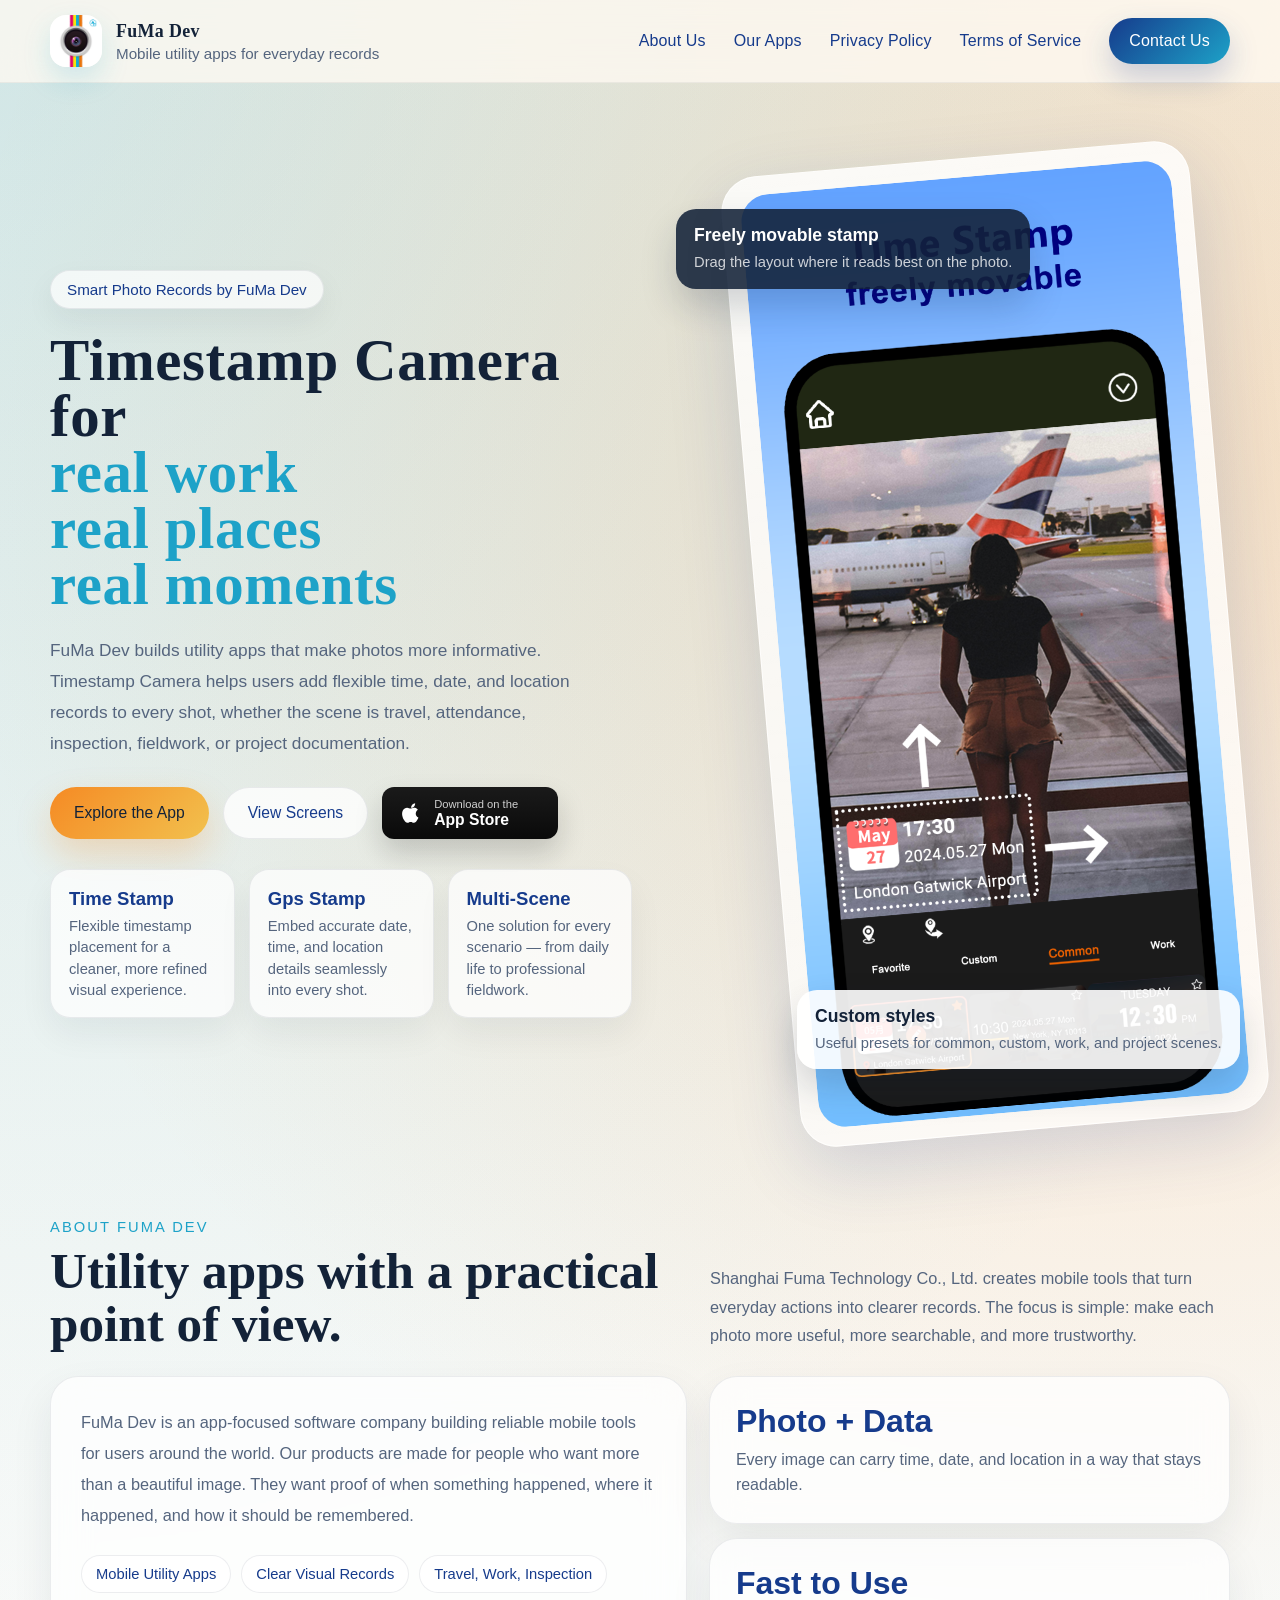
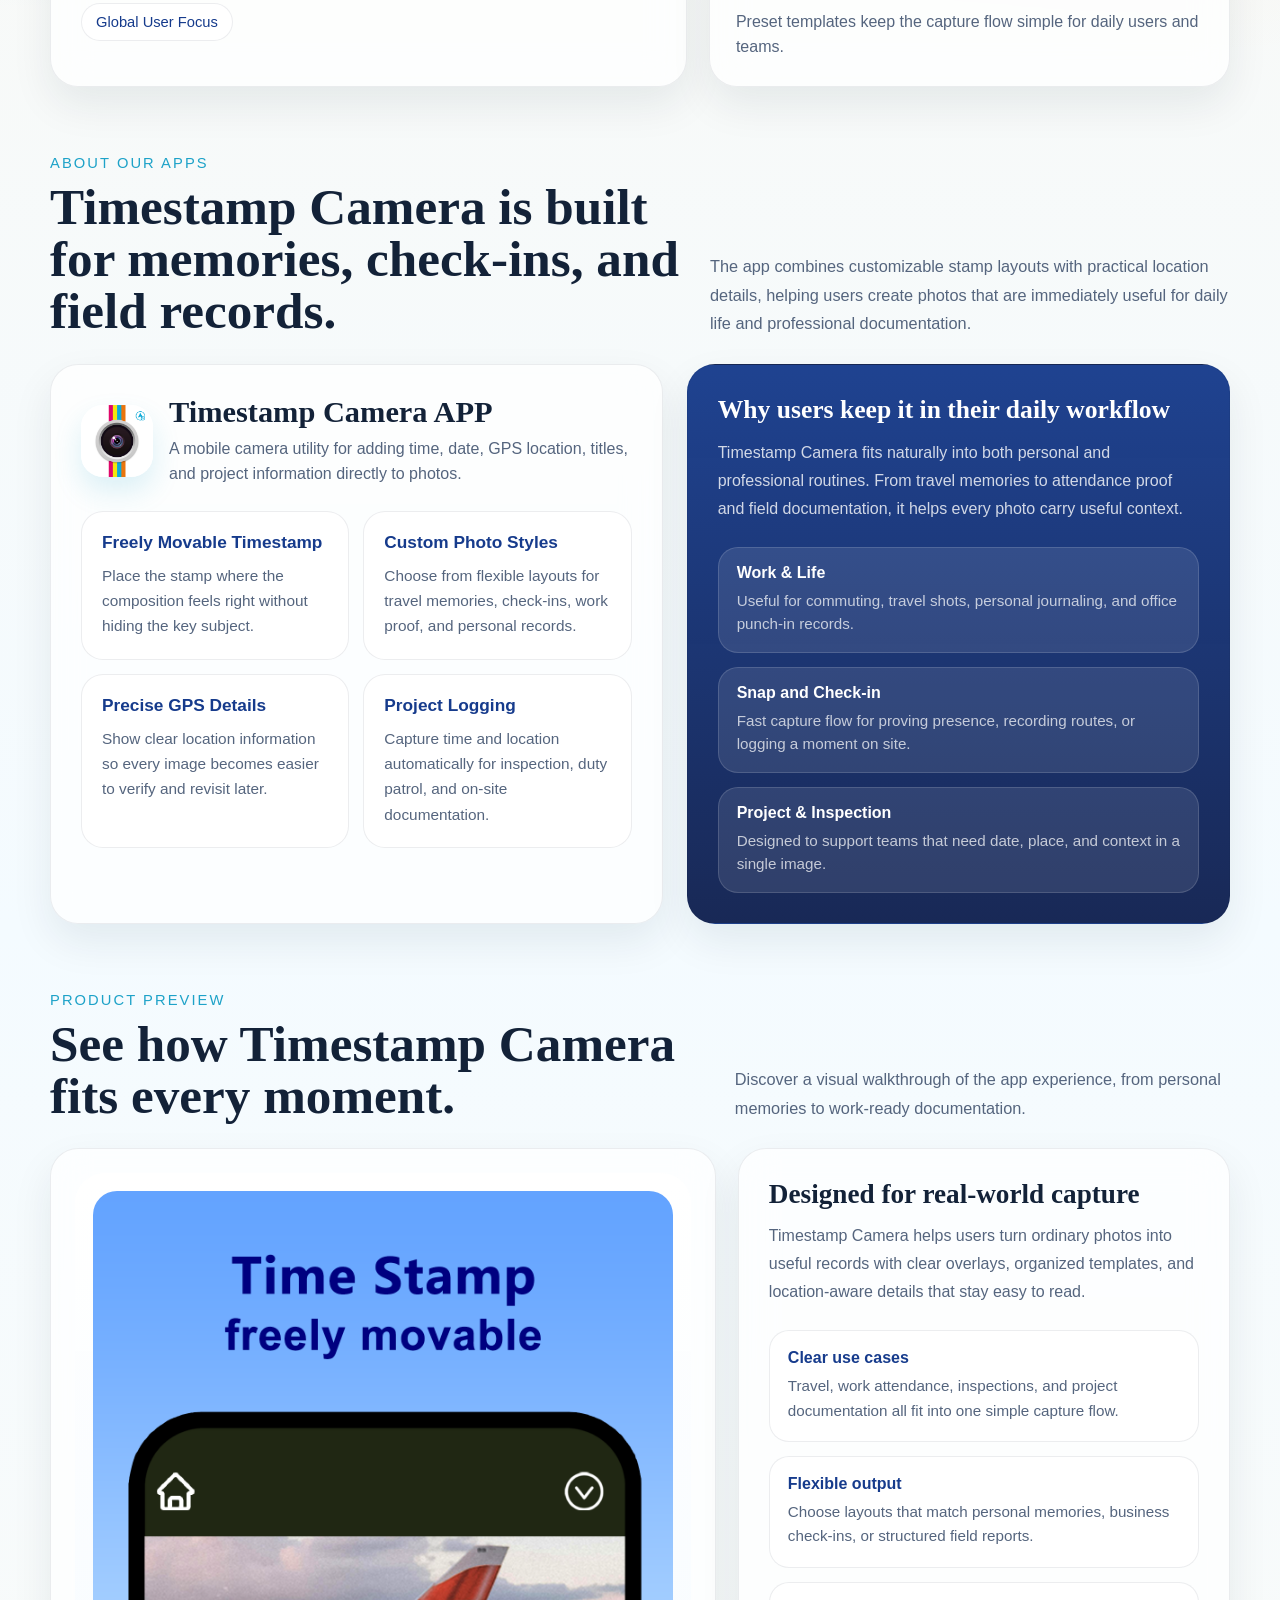
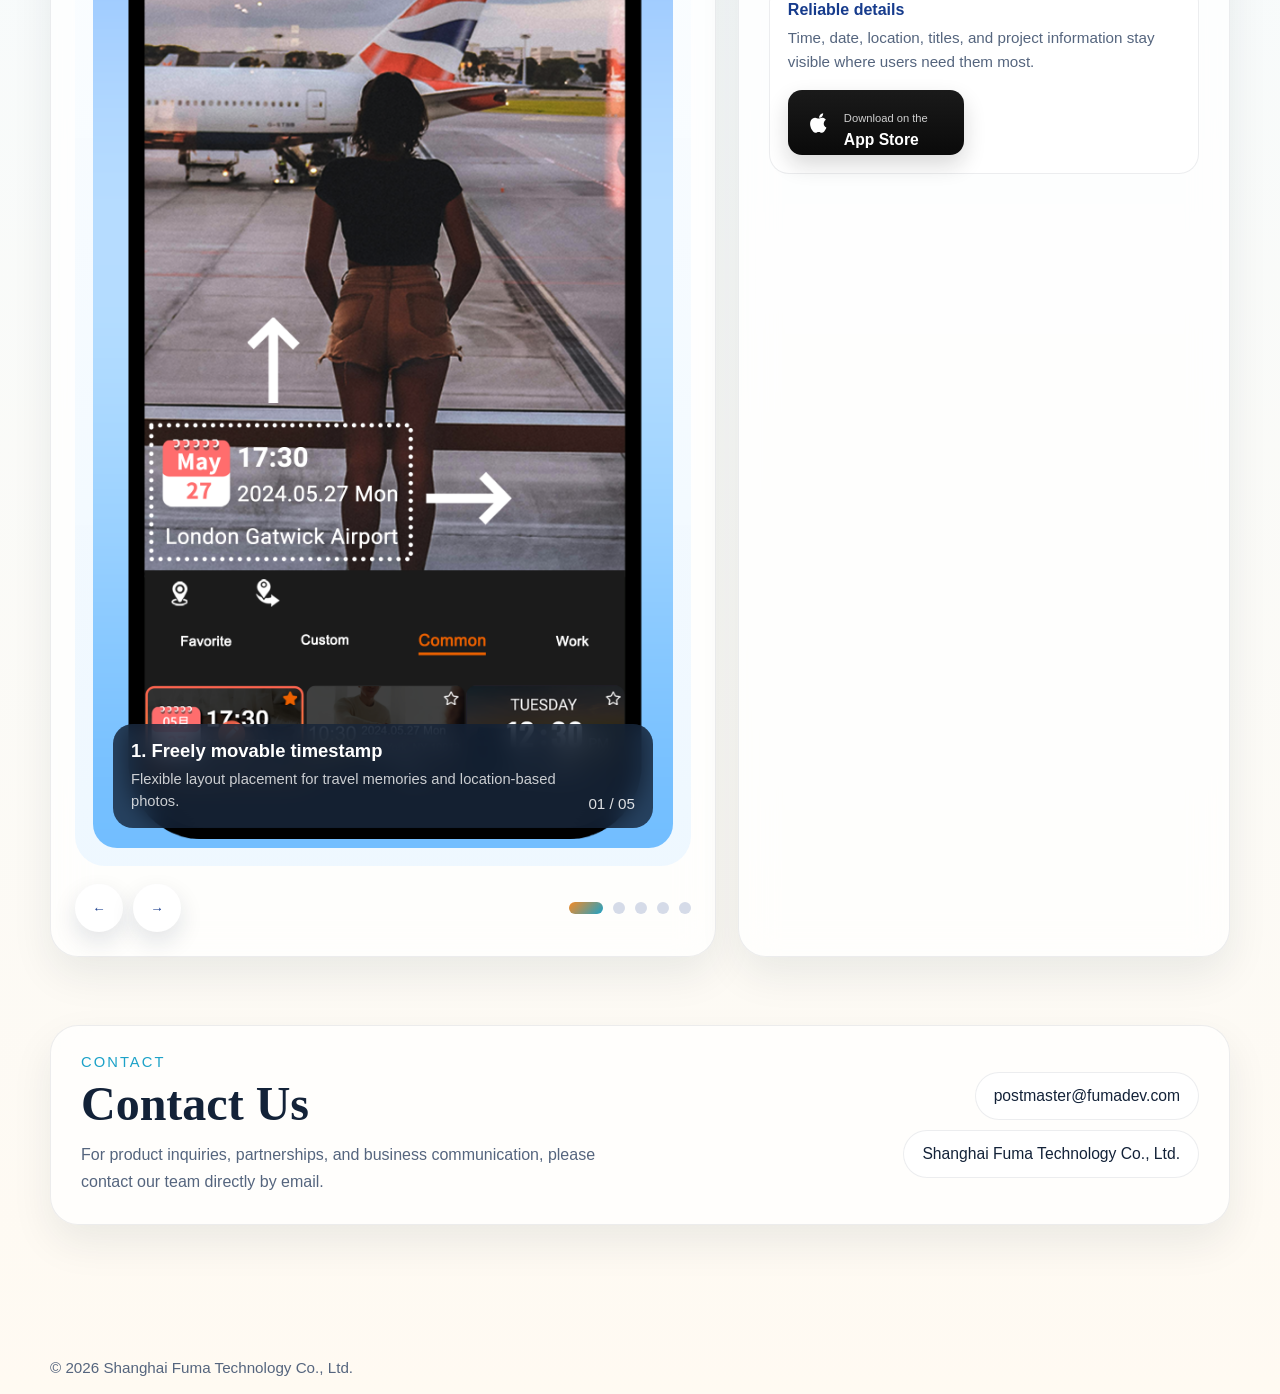
<file: index.html>
<!DOCTYPE html>
<html lang="en">
<head>
<meta charset="UTF-8">
<meta name="viewport" content="width=device-width, initial-scale=1.0">
<title>FuMa Dev | Timestamp Camera App</title>
<style>
:root {
    --bg: #fffaf2;
    --surface: rgba(255, 255, 255, 0.72);
    --surface-strong: #ffffff;
    --text: #132238;
    --muted: #55657e;
    --line: rgba(19, 34, 56, 0.1);
    --navy: #163b8c;
    --teal: #1da2c8;
    --orange: #f58a24;
    --gold: #f2c14e;
    --shadow: 0 24px 70px rgba(22, 59, 140, 0.16);
    --radius: 24px;
}

* {
    margin: 0;
    padding: 0;
    box-sizing: border-box;
}

html {
    scroll-behavior: smooth;
}

body {
    font-family: "Avenir Next", "Segoe UI", Helvetica, Arial, sans-serif;
    color: var(--text);
    background:
        radial-gradient(circle at top left, rgba(29, 162, 200, 0.2), transparent 34%),
        radial-gradient(circle at 90% 10%, rgba(245, 138, 36, 0.22), transparent 28%),
        linear-gradient(180deg, #fef7ed 0%, #f4fbff 55%, #fffaf2 100%);
    min-height: 100vh;
    overflow-x: hidden;
}

img {
    display: block;
    max-width: 100%;
}

a {
    color: inherit;
}

.page-shell {
    width: min(1180px, calc(100% - 32px));
    margin: 0 auto;
}

.site-header {
    position: sticky;
    top: 0;
    z-index: 1000;
    backdrop-filter: blur(16px);
    background: rgba(255, 250, 242, 0.76);
    border-bottom: 1px solid rgba(19, 34, 56, 0.06);
}

.nav-wrap {
    display: flex;
    align-items: center;
    justify-content: space-between;
    gap: 24px;
    min-height: 82px;
}

.brand {
    display: flex;
    align-items: center;
    gap: 14px;
    text-decoration: none;
}

.brand img {
    width: 52px;
    height: 52px;
    border-radius: 16px;
    box-shadow: 0 12px 28px rgba(29, 162, 200, 0.18);
}

.brand-copy strong {
    display: block;
    font-family: Georgia, "Times New Roman", serif;
    font-size: 1.12rem;
    letter-spacing: 0.02em;
}

.brand-copy span {
    display: block;
    margin-top: 3px;
    color: var(--muted);
    font-size: 0.95rem;
}

.nav-links {
    display: flex;
    align-items: center;
    gap: 28px;
    flex-wrap: wrap;
}

.nav-links a {
    text-decoration: none;
    color: var(--navy);
    font-size: 1rem;
    letter-spacing: 0.01em;
    transition: color 0.25s ease, transform 0.25s ease;
    cursor: pointer;
}

.nav-links a:hover {
    color: var(--teal);
    transform: translateY(-1px);
}

.nav-cta {
    display: inline-flex;
    align-items: center;
    justify-content: center;
    min-height: 46px;
    padding: 0 20px;
    border-radius: 999px;
    background: linear-gradient(135deg, var(--navy), var(--teal));
    color: #fff !important;
    text-decoration: none;
    font-size: 0.95rem;
    box-shadow: 0 14px 30px rgba(22, 59, 140, 0.22);
}

main {
    padding: 28px 0 72px;
}

.hero {
    position: relative;
    display: grid;
    grid-template-columns: minmax(0, 1.02fr) minmax(320px, 0.98fr);
    gap: 38px;
    align-items: center;
    padding: 46px 0 54px;
}

.hero-copy {
    position: relative;
    z-index: 2;
}

.eyebrow {
    display: inline-flex;
    align-items: center;
    gap: 10px;
    padding: 10px 16px;
    border-radius: 999px;
    background: rgba(255, 255, 255, 0.7);
    border: 1px solid rgba(19, 34, 56, 0.08);
    box-shadow: 0 12px 30px rgba(19, 34, 56, 0.06);
    color: var(--navy);
    font-size: 0.95rem;
}

.hero h1 {
    margin-top: 24px;
    font-family: Georgia, "Times New Roman", serif;
    font-size: clamp(2.75rem, 4.6vw, 5rem);
    line-height: 0.95;
    letter-spacing: 0.01em;
}

.hero h1 span {
    display: block;
    color: var(--teal);
}

.hero-text {
    max-width: 560px;
    margin-top: 22px;
    color: var(--muted);
    font-size: 1.08rem;
    line-height: 1.8;
}

.hero-actions {
    display: flex;
    flex-wrap: wrap;
    gap: 14px;
    margin-top: 28px;
}

.button {
    display: inline-flex;
    align-items: center;
    justify-content: center;
    min-height: 52px;
    padding: 0 24px;
    border-radius: 999px;
    text-decoration: none;
    font-size: 0.98rem;
    transition: transform 0.25s ease, box-shadow 0.25s ease, background 0.25s ease;
}

.button:hover {
    transform: translateY(-2px);
}

.button-primary {
    background: linear-gradient(135deg, var(--orange), var(--gold));
    color: #132238;
    box-shadow: 0 16px 34px rgba(245, 138, 36, 0.25);
}

.button-secondary {
    background: rgba(255, 255, 255, 0.78);
    color: var(--navy);
    border: 1px solid rgba(19, 34, 56, 0.08);
}

.button-store-hero {
    min-width: 176px;
    justify-content: flex-start;
    gap: 10px;
    padding: 8px 16px;
    border-radius: 12px;
    background: linear-gradient(180deg, #1a1a1a, #0a0a0a);
    color: #ffffff;
    box-shadow: 0 14px 28px rgba(17, 17, 17, 0.18);
}

.hero-stats {
    display: grid;
    grid-template-columns: repeat(3, minmax(0, 1fr));
    gap: 14px;
    margin-top: 30px;
}

.stat-card {
    padding: 18px 18px 16px;
    border-radius: 20px;
    background: rgba(255, 255, 255, 0.72);
    border: 1px solid rgba(19, 34, 56, 0.08);
    box-shadow: 0 16px 34px rgba(19, 34, 56, 0.06);
}

.stat-card strong {
    display: block;
    font-size: clamp(1rem, 1.45vw, 1.18rem);
    color: var(--navy);
    white-space: nowrap;
    letter-spacing: 0;
}

.stat-card span {
    display: block;
    margin-top: 6px;
    color: var(--muted);
    font-size: 0.92rem;
    line-height: 1.45;
}

.hero-visual {
    position: relative;
    min-height: 640px;
}

.hero-glow {
    position: absolute;
    inset: 20px 30px auto auto;
    width: 320px;
    height: 320px;
    border-radius: 50%;
    background: radial-gradient(circle, rgba(29, 162, 200, 0.32) 0%, rgba(29, 162, 200, 0) 70%);
    filter: blur(10px);
}

.device-card {
    position: relative;
    margin-left: auto;
    width: min(100%, 470px);
    padding: 18px;
    border-radius: 36px;
    background: linear-gradient(180deg, rgba(255,255,255,0.82), rgba(255,255,255,0.66));
    border: 1px solid rgba(255, 255, 255, 0.75);
    box-shadow: var(--shadow);
    transform: rotate(-5deg);
}

.device-card img {
    width: 100%;
    border-radius: 28px;
}

.floating-note {
    position: absolute;
    z-index: 2;
    padding: 16px 18px;
    border-radius: 20px;
    background: rgba(19, 34, 56, 0.88);
    color: #fff;
    box-shadow: 0 18px 36px rgba(19, 34, 56, 0.18);
}

.floating-note strong {
    display: block;
    font-size: 1.1rem;
}

.floating-note span {
    display: block;
    margin-top: 6px;
    color: rgba(255, 255, 255, 0.78);
    font-size: 0.92rem;
    line-height: 1.4;
}

.note-top {
    top: 52px;
    left: 6px;
}

.note-bottom {
    right: -10px;
    bottom: 62px;
    background: rgba(255, 255, 255, 0.9);
    color: var(--text);
}

.note-bottom span {
    color: var(--muted);
}

.section {
    padding: 34px 0;
}

.section-intro {
    display: flex;
    justify-content: space-between;
    align-items: end;
    gap: 24px;
    margin-bottom: 26px;
}

.section-kicker {
    color: var(--teal);
    font-size: 0.92rem;
    text-transform: uppercase;
    letter-spacing: 0.14em;
}

.section h2 {
    margin-top: 10px;
    font-family: Georgia, "Times New Roman", serif;
    font-size: clamp(2.2rem, 4vw, 3.5rem);
    line-height: 1.02;
}

.section-lead {
    max-width: 520px;
    color: var(--muted);
    font-size: 1.02rem;
    line-height: 1.75;
}

.about-grid {
    display: grid;
    grid-template-columns: minmax(0, 1.1fr) minmax(300px, 0.9fr);
    gap: 22px;
}

.glass-panel {
    background: var(--surface);
    border: 1px solid rgba(19, 34, 56, 0.08);
    border-radius: 28px;
    box-shadow: 0 18px 42px rgba(19, 34, 56, 0.08);
    backdrop-filter: blur(18px);
}

.story-card {
    padding: 30px;
}

.story-card p {
    color: var(--muted);
    line-height: 1.9;
    font-size: 1.02rem;
}

.pill-row {
    display: flex;
    flex-wrap: wrap;
    gap: 10px;
    margin-top: 24px;
}

.pill {
    padding: 10px 14px;
    border-radius: 999px;
    background: rgba(255, 255, 255, 0.78);
    border: 1px solid rgba(19, 34, 56, 0.08);
    color: var(--navy);
    font-size: 0.92rem;
}

.mini-metrics {
    display: grid;
    gap: 14px;
}

.metric-card {
    padding: 26px;
}

.metric-card strong {
    display: block;
    font-size: 2rem;
    color: var(--navy);
}

.metric-card span {
    display: block;
    margin-top: 8px;
    color: var(--muted);
    line-height: 1.55;
}

.apps-grid {
    display: grid;
    grid-template-columns: minmax(0, 1.06fr) minmax(0, 0.94fr);
    gap: 24px;
    align-items: stretch;
}

.app-card {
    padding: 30px;
}

.app-header {
    display: flex;
    align-items: center;
    gap: 16px;
}

.app-header img {
    width: 72px;
    height: 72px;
    border-radius: 22px;
    box-shadow: 0 14px 28px rgba(29, 162, 200, 0.15);
}

.app-title h3 {
    font-family: Georgia, "Times New Roman", serif;
    font-size: 1.9rem;
}

.app-title p {
    margin-top: 6px;
    color: var(--muted);
    line-height: 1.6;
}

.feature-grid {
    display: grid;
    grid-template-columns: repeat(2, minmax(0, 1fr));
    gap: 14px;
    margin-top: 24px;
}

.feature-item {
    min-height: 148px;
    padding: 20px;
    border-radius: 22px;
    background: rgba(255, 255, 255, 0.76);
    border: 1px solid rgba(19, 34, 56, 0.08);
}

.feature-item strong {
    display: block;
    font-size: 1.08rem;
    color: var(--navy);
}

.feature-item p {
    margin-top: 10px;
    color: var(--muted);
    line-height: 1.65;
    font-size: 0.96rem;
}

.highlight-panel {
    padding: 30px;
    background: linear-gradient(180deg, rgba(22, 59, 140, 0.96), rgba(12, 29, 77, 0.95));
    color: #fff;
}

.highlight-panel h3 {
    font-family: Georgia, "Times New Roman", serif;
    font-size: 1.6rem;
}

.highlight-panel p {
    margin-top: 14px;
    color: rgba(255, 255, 255, 0.8);
    line-height: 1.75;
}

.timeline {
    margin-top: 24px;
    display: grid;
    gap: 14px;
}

.timeline-item {
    padding: 16px 18px;
    border-radius: 20px;
    background: rgba(255, 255, 255, 0.1);
    border: 1px solid rgba(255, 255, 255, 0.14);
}

.timeline-item strong {
    display: block;
    color: #fff;
}

.timeline-item span {
    display: block;
    margin-top: 7px;
    color: rgba(255, 255, 255, 0.72);
    line-height: 1.55;
    font-size: 0.95rem;
}

.slider-shell {
    display: grid;
    grid-template-columns: minmax(0, 0.92fr) minmax(280px, 0.68fr);
    gap: 22px;
    align-items: stretch;
}

.slider-card {
    padding: 24px;
}

.carousel {
    position: relative;
}

.carousel-stage {
    position: relative;
    overflow: hidden;
    border-radius: 30px;
    background: linear-gradient(180deg, rgba(255,255,255,0.9), rgba(237, 247, 255, 0.95));
    min-height: 760px;
}

.slides {
    display: flex;
    transition: transform 0.65s cubic-bezier(0.22, 1, 0.36, 1);
    height: 100%;
}

.slide {
    min-width: 100%;
    padding: 18px;
}

.slide figure {
    position: relative;
    height: 100%;
    border-radius: 24px;
    overflow: hidden;
    background: #d5e8ff;
}

.slide img {
    width: 100%;
    height: 100%;
    object-fit: cover;
}

.slide-caption {
    position: absolute;
    left: 20px;
    right: 20px;
    bottom: 20px;
    display: flex;
    justify-content: space-between;
    align-items: end;
    gap: 14px;
    padding: 16px 18px;
    border-radius: 20px;
    background: rgba(19, 34, 56, 0.8);
    color: #fff;
    backdrop-filter: blur(12px);
}

.slide-caption strong {
    display: block;
    font-size: 1.15rem;
}

.slide-caption span {
    display: block;
    margin-top: 6px;
    color: rgba(255, 255, 255, 0.78);
    line-height: 1.5;
    font-size: 0.92rem;
}

.slide-index {
    color: rgba(255, 255, 255, 0.86);
    font-size: 0.95rem;
    white-space: nowrap;
}

.carousel-controls {
    display: flex;
    align-items: center;
    justify-content: space-between;
    gap: 18px;
    margin-top: 18px;
}

.control-buttons {
    display: flex;
    gap: 10px;
}

.icon-button {
    width: 48px;
    height: 48px;
    border: none;
    border-radius: 50%;
    background: #fff;
    color: var(--navy);
    cursor: pointer;
    box-shadow: 0 10px 24px rgba(19, 34, 56, 0.12);
    transition: transform 0.25s ease, box-shadow 0.25s ease;
}

.icon-button:hover {
    transform: translateY(-2px);
    box-shadow: 0 14px 28px rgba(19, 34, 56, 0.16);
}

.indicator-row {
    display: flex;
    gap: 10px;
    flex-wrap: wrap;
}

.indicator {
    width: 12px;
    height: 12px;
    border-radius: 999px;
    border: none;
    background: rgba(22, 59, 140, 0.18);
    cursor: pointer;
    transition: width 0.25s ease, background 0.25s ease;
}

.indicator.active {
    width: 34px;
    background: linear-gradient(135deg, var(--orange), var(--teal));
}

.feature-notes {
    padding: 30px;
}

.feature-notes h3 {
    font-family: Georgia, "Times New Roman", serif;
    font-size: 1.7rem;
}

.feature-notes p {
    margin-top: 12px;
    color: var(--muted);
    line-height: 1.75;
}

.bullet-list {
    display: grid;
    gap: 14px;
    margin-top: 24px;
}

.bullet {
    padding: 18px;
    border-radius: 20px;
    background: rgba(255, 255, 255, 0.78);
    border: 1px solid rgba(19, 34, 56, 0.08);
}

.bullet strong {
    display: block;
    color: var(--navy);
}

.bullet span {
    display: block;
    margin-top: 7px;
    color: var(--muted);
    line-height: 1.6;
    font-size: 0.95rem;
}

.download-cta {
    margin-top: 16px;
}

.store-button {
    display: inline-flex;
    align-items: center;
    gap: 12px;
    min-width: 176px;
    min-height: 50px;
    padding: 8px 18px;
    border-radius: 14px;
    background: linear-gradient(180deg, #1a1a1a, #0a0a0a);
    color: #ffffff;
    text-decoration: none;
    box-shadow: 0 10px 22px rgba(17, 17, 17, 0.16);
    transition: transform 0.25s ease, box-shadow 0.25s ease;
}

.store-button:hover {
    transform: translateY(-2px);
    box-shadow: 0 18px 34px rgba(17, 17, 17, 0.22);
}

.store-icon {
    width: 26px;
    height: 26px;
    flex: 0 0 26px;
}

.store-copy {
    display: flex;
    flex-direction: column;
    line-height: 1.1;
}

.store-copy small {
    font-size: 0.7rem;
    color: rgba(255, 255, 255, 0.8);
}

.store-copy strong {
    margin-top: 2px;
    font-size: 0.98rem;
    line-height: 1;
    color: #ffffff;
}

.contact-card {
    display: grid;
    grid-template-columns: minmax(0, 1fr) auto;
    gap: 20px;
    align-items: center;
    padding: 28px 30px;
}

.contact-copy h2 {
    font-size: clamp(2rem, 4vw, 3rem);
}

.contact-copy p {
    margin-top: 12px;
    color: var(--muted);
    line-height: 1.7;
    max-width: 560px;
}

.contact-meta {
    display: grid;
    gap: 10px;
    justify-items: end;
}

.contact-pill {
    display: inline-flex;
    align-items: center;
    min-height: 48px;
    padding: 0 18px;
    border-radius: 999px;
    background: rgba(255, 255, 255, 0.9);
    border: 1px solid rgba(19, 34, 56, 0.08);
    font-size: 0.98rem;
}

.site-footer {
    padding: 28px 0 18px;
    color: var(--muted);
    font-size: 0.95rem;
}

.reveal {
    opacity: 0;
    transform: translateY(28px);
    transition: opacity 0.7s ease, transform 0.7s ease;
}

.reveal.is-visible {
    opacity: 1;
    transform: translateY(0);
}

[data-float] {
    will-change: transform;
    transition: transform 0.18s ease-out;
}

/* Modal Backdrops & Cards Styling */
.modal-backdrop {
    position: fixed;
    inset: 0;
    z-index: 2000;
    background: rgba(19, 34, 56, 0.45);
    backdrop-filter: blur(8px);
    display: flex;
    align-items: center;
    justify-content: center;
    padding: 20px;
    opacity: 0;
    pointer-events: none;
    transition: opacity 0.3s ease;
}

.modal-backdrop.is-active {
    opacity: 1;
    pointer-events: auto;
}

.modal-content {
    background: var(--surface-strong);
    width: min(880px, 100%);
    max-height: 85vh;
    border-radius: 28px;
    padding: 36px 40px;
    box-shadow: 0 24px 70px rgba(19, 34, 56, 0.25);
    overflow-y: auto;
    position: relative;
    transform: translateY(20px);
    transition: transform 0.3s ease;
    border: 1px solid rgba(19, 34, 56, 0.1);
}

.modal-backdrop.is-active .modal-content {
    transform: translateY(0);
}

.modal-close {
    position: absolute;
    top: 24px;
    right: 28px;
    width: 36px;
    height: 36px;
    border-radius: 50%;
    border: none;
    background: rgba(19, 34, 56, 0.06);
    color: var(--text);
    font-size: 1.4rem;
    cursor: pointer;
    display: flex;
    align-items: center;
    justify-content: center;
    transition: background 0.2s ease;
}

.modal-close:hover {
    background: rgba(19, 34, 56, 0.12);
}

.legal-article h1 {
    font-family: Georgia, "Times New Roman", serif;
    color: var(--navy);
    font-size: 1.8rem;
    margin-bottom: 6px;
}

.legal-article h2 {
    font-family: Georgia, "Times New Roman", serif;
    color: var(--navy);
    margin-top: 24px;
    margin-bottom: 10px;
    font-size: 1.3rem;
    border-bottom: 1px solid var(--line);
    padding-bottom: 6px;
}

.legal-article h3 {
    font-family: Georgia, "Times New Roman", serif;
    color: var(--navy);
    margin-top: 16px;
    margin-bottom: 6px;
    font-size: 1.08rem;
}

.legal-article p, .legal-article ul, .legal-article ol {
    margin-bottom: 12px;
    color: var(--text);
    line-height: 1.7;
    font-size: 0.96rem;
}

.legal-article ul, .legal-article ol {
    padding-left: 20px;
}

.legal-article li {
    margin-bottom: 6px;
}

.legal-article .effective-date {
    color: var(--muted);
    font-size: 0.9rem;
    margin-bottom: 20px;
    display: block;
}

.legal-article .field-block {
    margin-bottom: 14px;
}

.legal-article .field-block strong {
    color: var(--navy);
}

@media (max-width: 1080px) {
    .hero,
    .apps-grid,
    .slider-shell,
    .about-grid,
    .contact-card {
        grid-template-columns: 1fr;
    }

    .hero-visual {
        min-height: auto;
    }

    .device-card {
        margin: 40px auto 0;
        transform: none;
    }

    .note-top {
        left: 10px;
        top: 10px;
    }

    .note-bottom {
        right: 10px;
        bottom: 30px;
    }

    .contact-meta {
        justify-items: start;
    }
}

@media (max-width: 760px) {
    .page-shell {
        width: min(100% - 20px, 1180px);
    }

    .nav-wrap {
        padding: 10px 0;
        align-items: flex-start;
    }

    .nav-links {
        gap: 14px;
    }

    .hero {
        padding-top: 22px;
        gap: 28px;
    }

    .hero h1 {
        font-size: clamp(2.5rem, 14vw, 4rem);
    }

    .hero-stats,
    .feature-grid {
        grid-template-columns: 1fr;
    }

    .section-intro {
        align-items: start;
        flex-direction: column;
    }

    .app-header {
        align-items: flex-start;
    }

    .carousel-stage {
        min-height: 560px;
    }

    .slide-caption {
        flex-direction: column;
        align-items: flex-start;
    }

    .contact-card,
    .story-card,
    .app-card,
    .slider-card,
    .feature-notes,
    .highlight-panel,
    .modal-content {
        padding: 22px;
    }
}
</style>
</head>
<body>
<header class="site-header">
    <div class="page-shell nav-wrap">
        <a class="brand" href="#top">
            <img src="logo.png" alt="Timestamp Camera logo">
            <div class="brand-copy">
                <strong>FuMa Dev</strong>
                <span>Mobile utility apps for everyday records</span>
            </div>
        </a>
        <nav class="nav-links" aria-label="Primary">
            <a href="#about">About Us</a>
            <a href="#apps">Our Apps</a>
            <a href="javascript:void(0)" onclick="openModal('privacy')">Privacy Policy</a>
            <a href="javascript:void(0)" onclick="openModal('terms')">Terms of Service</a>
            <a href="#contact" class="nav-cta">Contact Us</a>
        </nav>
    </div>
</header>

<main id="top">
    <section class="hero page-shell">
        <div class="hero-copy reveal">
            <div class="eyebrow">Smart Photo Records by FuMa Dev</div>
            <h1>
                Timestamp Camera for
                <span>real work</span>
                <span>real places</span>
                <span>real moments</span>
            </h1>
            <p class="hero-text">
                FuMa Dev builds utility apps that make photos more informative. Timestamp Camera helps users add flexible time, date, and location records to every shot, whether the scene is travel, attendance, inspection, fieldwork, or project documentation.
            </p>
            <div class="hero-actions">
                <a class="button button-primary" href="#apps">Explore the App</a>
                <a class="button button-secondary" href="#screens">View Screens</a>
                <a class="button button-store-hero" href="https://apps.apple.com/us/app/timestamp-camera-aio-gps-cam/id6504723198" target="_blank" rel="noopener noreferrer" aria-label="Download Timestamp Camera on the App Store">
                    <svg class="store-icon" viewBox="0 0 24 24" fill="none" aria-hidden="true">
                        <path d="M16.365 12.39c.026 2.808 2.458 3.743 2.485 3.755-.02.066-.388 1.332-1.278 2.64-.77 1.13-1.57 2.256-2.83 2.28-1.237.024-1.635-.734-3.048-.734-1.413 0-1.856.71-3.025.758-1.214.046-2.14-1.22-2.917-2.345-1.588-2.3-2.8-6.49-1.17-9.32.81-1.404 2.258-2.292 3.83-2.316 1.193-.023 2.318.807 3.049.807.73 0 2.1-.998 3.54-.851.602.025 2.292.243 3.378 1.833-.088.055-2.02 1.177-1.995 3.493ZM14.85 5.94c.645-.78 1.08-1.866.962-2.94-.93.037-2.055.62-2.722 1.4-.598.69-1.123 1.793-.982 2.848 1.037.08 2.097-.53 2.742-1.308Z" fill="currentColor"/>
                    </svg>
                    <span class="store-copy">
                        <small>Download on the</small>
                        <strong>App Store</strong>
                    </span>
                </a>
            </div>
            <div class="hero-stats">
                <div class="stat-card">
                    <strong>Time Stamp</strong>
                    <span>Flexible timestamp placement for a cleaner, more refined visual experience.</span>
                </div>
                <div class="stat-card">
                    <strong>Gps Stamp</strong>
                    <span>Embed accurate date, time, and location details seamlessly into every shot.</span>
                </div>
                <div class="stat-card">
                    <strong>Multi-Scene</strong>
                    <span>One solution for every scenario — from daily life to professional fieldwork.</span>
                </div>
            </div>
        </div>

        <div class="hero-visual reveal" data-float>
            <div class="hero-glow"></div>
            <div class="floating-note note-top">
                <strong>Freely movable stamp</strong>
                <span>Drag the layout where it reads best on the photo.</span>
            </div>
            <div class="device-card">
                <img src="1.png" alt="Timestamp Camera interface preview">
            </div>
            <div class="floating-note note-bottom">
                <strong>Custom styles</strong>
                <span>Useful presets for common, custom, work, and project scenes.</span>
            </div>
        </div>
    </section>

    <section id="about" class="section page-shell reveal">
        <div class="section-intro">
            <div>
                <div class="section-kicker">About FuMa Dev</div>
                <h2>Utility apps with a practical point of view.</h2>
            </div>
            <p class="section-lead">
                Shanghai Fuma Technology Co., Ltd. creates mobile tools that turn everyday actions into clearer records. The focus is simple: make each photo more useful, more searchable, and more trustworthy.
            </p>
        </div>

        <div class="about-grid">
            <article class="glass-panel story-card">
                <p>
                    FuMa Dev is an app-focused software company building reliable mobile tools for users around the world. Our products are made for people who want more than a beautiful image. They want proof of when something happened, where it happened, and how it should be remembered.
                </p>
                <div class="pill-row">
                    <span class="pill">Mobile Utility Apps</span>
                    <span class="pill">Clear Visual Records</span>
                    <span class="pill">Travel, Work, Inspection</span>
                    <span class="pill">Global User Focus</span>
                </div>
            </article>

            <div class="mini-metrics">
                <article class="glass-panel metric-card">
                    <strong>Photo + Data</strong>
                    <span>Every image can carry time, date, and location in a way that stays readable.</span>
                </article>
                <article class="glass-panel metric-card">
                    <strong>Fast to Use</strong>
                    <span>Preset templates keep the capture flow simple for daily users and teams.</span>
                </article>
            </div>
        </div>
    </section>

    <section id="apps" class="section page-shell reveal">
        <div class="section-intro">
            <div>
                <div class="section-kicker">About Our Apps</div>
                <h2>Timestamp Camera is built for memories, check-ins, and field records.</h2>
            </div>
            <p class="section-lead">
                The app combines customizable stamp layouts with practical location details, helping users create photos that are immediately useful for daily life and professional documentation.
            </p>
        </div>

        <div class="apps-grid">
            <article class="glass-panel app-card">
                <div class="app-header">
                    <img src="logo.png" alt="Timestamp Camera app logo">
                    <div class="app-title">
                        <h3>Timestamp Camera APP</h3>
                        <p>
                            A mobile camera utility for adding time, date, GPS location, titles, and project information directly to photos.
                        </p>
                    </div>
                </div>

                <div class="feature-grid">
                    <div class="feature-item">
                        <strong>Freely Movable Timestamp</strong>
                        <p>Place the stamp where the composition feels right without hiding the key subject.</p>
                    </div>
                    <div class="feature-item">
                        <strong>Custom Photo Styles</strong>
                        <p>Choose from flexible layouts for travel memories, check-ins, work proof, and personal records.</p>
                    </div>
                    <div class="feature-item">
                        <strong>Precise GPS Details</strong>
                        <p>Show clear location information so every image becomes easier to verify and revisit later.</p>
                    </div>
                    <div class="feature-item">
                        <strong>Project Logging</strong>
                        <p>Capture time and location automatically for inspection, duty patrol, and on-site documentation.</p>
                    </div>
                </div>
            </article>

            <aside class="glass-panel highlight-panel">
                <h3>Why users keep it in their daily workflow</h3>
                <p>
                    Timestamp Camera fits naturally into both personal and professional routines. From travel memories to attendance proof and field documentation, it helps every photo carry useful context.
                </p>
                <div class="timeline">
                    <div class="timeline-item">
                        <strong>Work & Life</strong>
                        <span>Useful for commuting, travel shots, personal journaling, and office punch-in records.</span>
                    </div>
                    <div class="timeline-item">
                        <strong>Snap and Check-in</strong>
                        <span>Fast capture flow for proving presence, recording routes, or logging a moment on site.</span>
                    </div>
                    <div class="timeline-item">
                        <strong>Project & Inspection</strong>
                        <span>Designed to support teams that need date, place, and context in a single image.</span>
                    </div>
                </div>
            </aside>
        </div>
    </section>

    <section id="screens" class="section page-shell reveal">
        <div class="section-intro">
            <div>
                <div class="section-kicker">Product Preview</div>
                <h2>See how Timestamp Camera fits every moment.</h2>
            </div>
            <p class="section-lead">
                Discover a visual walkthrough of the app experience, from personal memories to work-ready documentation.
            </p>
        </div>

        <div class="slider-shell">
            <article class="glass-panel slider-card">
                <div class="carousel" aria-label="Timestamp Camera screenshots">
                    <div class="carousel-stage">
                        <div class="slides" id="slides">
                            <div class="slide">
                                <figure>
                                    <img src="1.png" alt="Screenshot 1 showing a freely movable timestamp layout">
                                    <figcaption class="slide-caption">
                                        <div>
                                            <strong>1. Freely movable timestamp</strong>
                                            <span>Flexible layout placement for travel memories and location-based photos.</span>
                                        </div>
                                        <div class="slide-index">01 / 05</div>
                                    </figcaption>
                                </figure>
                            </div>
                            <div class="slide">
                                <figure>
                                    <img src="2.png" alt="Screenshot 2 showing a custom photo stamp style">
                                    <figcaption class="slide-caption">
                                        <div>
                                            <strong>2. Custom stamp style</strong>
                                            <span>Title, date, time, and address controls for work and daily records.</span>
                                        </div>
                                        <div class="slide-index">02 / 05</div>
                                    </figcaption>
                                </figure>
                            </div>
                            <div class="slide">
                                <figure>
                                    <img src="3.png" alt="Screenshot 3 showing GPS location data on a photo">
                                    <figcaption class="slide-caption">
                                        <div>
                                            <strong>3. Precise GPS camera</strong>
                                            <span>Readable location overlays for proof, recall, and route-based moments.</span>
                                        </div>
                                        <div class="slide-index">03 / 05</div>
                                    </figcaption>
                                </figure>
                            </div>
                            <div class="slide">
                                <figure>
                                    <img src="4.png" alt="Screenshot 4 showing snap and check-in workflow">
                                    <figcaption class="slide-caption">
                                        <div>
                                            <strong>4. Snap and check-in</strong>
                                            <span>A quick way to capture presence, time, and place in one frame.</span>
                                        </div>
                                        <div class="slide-index">04 / 05</div>
                                    </figcaption>
                                </figure>
                            </div>
                            <div class="slide">
                                <figure>
                                    <img src="5.png" alt="Screenshot 5 showing project record and inspection usage">
                                    <figcaption class="slide-caption">
                                        <div>
                                            <strong>5. Project records</strong>
                                            <span>Auto time and location for site logs, duty patrol, and inspection tasks.</span>
                                        </div>
                                        <div class="slide-index">05 / 05</div>
                                    </figcaption>
                                </figure>
                            </div>
                        </div>
                    </div>

                    <div class="carousel-controls">
                        <div class="control-buttons">
                            <button class="icon-button" id="prevBtn" aria-label="Previous screenshot">&#8592;</button>
                            <button class="icon-button" id="nextBtn" aria-label="Next screenshot">&#8594;</button>
                        </div>
                        <div class="indicator-row" id="indicators" aria-label="Slide indicators"></div>
                    </div>
                </div>
            </article>

            <aside class="glass-panel feature-notes">
                <h3>Designed for real-world capture</h3>
                <p>
                    Timestamp Camera helps users turn ordinary photos into useful records with clear overlays, organized templates, and location-aware details that stay easy to read.
                </p>
                <div class="bullet-list">
                    <div class="bullet">
                        <strong>Clear use cases</strong>
                        <span>Travel, work attendance, inspections, and project documentation all fit into one simple capture flow.</span>
                    </div>
                    <div class="bullet">
                        <strong>Flexible output</strong>
                        <span>Choose layouts that match personal memories, business check-ins, or structured field reports.</span>
                    </div>
                    <div class="bullet">
                        <strong>Reliable details</strong>
                        <span>Time, date, location, titles, and project information stay visible where users need them most.</span>
                        <div class="download-cta">
                            <a class="store-button" href="https://apps.apple.com/us/app/timestamp-camera-aio-gps-cam/id6504723198" target="_blank" rel="noopener noreferrer" aria-label="Download Timestamp Camera on the App Store">
                                <svg class="store-icon" viewBox="0 0 24 24" fill="none" aria-hidden="true">
                                    <path d="M16.365 12.39c.026 2.808 2.458 3.743 2.485 3.755-.02.066-.388 1.332-1.278 2.64-.77 1.13-1.57 2.256-2.83 2.28-1.237.024-1.635-.734-3.048-.734-1.413 0-1.856.71-3.025.758-1.214.046-2.14-1.22-2.917-2.345-1.588-2.3-2.8-6.49-1.17-9.32.81-1.404 2.258-2.292 3.83-2.316 1.193-.023 2.318.807 3.049.807.73 0 2.1-.998 3.54-.851.602.025 2.292.243 3.378 1.833-.088.055-2.02 1.177-1.995 3.493ZM14.85 5.94c.645-.78 1.08-1.866.962-2.94-.93.037-2.055.62-2.722 1.4-.598.69-1.123 1.793-.982 2.848 1.037.08 2.097-.53 2.742-1.308Z" fill="currentColor"/>
                                </svg>
                                <span class="store-copy">
                                    <small>Download on the</small>
                                    <strong>App Store</strong>
                                </span>
                            </a>
                        </div>
                    </div>
                </div>
            </aside>
        </div>
    </section>

    <section id="contact" class="section page-shell reveal">
        <div class="glass-panel contact-card">
            <div class="contact-copy">
                <div class="section-kicker">Contact</div>
                <h2>Contact Us</h2>
                <p>
                    For product inquiries, partnerships, and business communication, please contact our team directly by email.
                </p>
            </div>
            <div class="contact-meta">
                <div class="contact-pill">postmaster@fumadev.com</div>
                <div class="contact-pill">Shanghai Fuma Technology Co., Ltd.</div>
            </div>
        </div>
    </section>
</main>

<!-- Privacy Policy Modal Overlay -->
<div id="privacy" class="modal-backdrop" onclick="closeModalOnBackdrop(event, 'privacy')">
    <div class="modal-content">
        <button class="modal-close" onclick="closeModal('privacy')">&times;</button>
        <article class="legal-article">
            <h1>Aio Camera – Privacy Policy</h1>
            <span class="effective-date">Effective Date: 01/15/2025</span>
            <p>At Aio Camera, your privacy is of the utmost importance to us. This Privacy Policy explains how we collect, use, protect, and disclose your information when you use our app. By using the app, you agree to the practices described in this policy.</p>

            <h2>1. Personal Information</h2>
            <p>“Personal Information” refers to data that can identify or contact an individual.</p>
            <p>We do not collect, store, or use personal information unless you voluntarily provide it. This may occur when you:</p>
            <ul>
                <li>Create an account</li>
                <li>Submit error reports</li>
                <li>Participate in surveys or user interactions</li>
            </ul>
            <p>We use personal information only to:</p>
            <ul>
                <li>Provide and improve our services</li>
                <li>Manage user interactions and support</li>
            </ul>
            <p>We may disclose personal information only:</p>
            <ul>
                <li>With your explicit consent</li>
                <li>When required by law or legal process</li>
                <li>To protect our rights, users, or public safety</li>
            </ul>

            <h2>2. Non-Personal Information</h2>
            <p>“Non-Personal Information” refers to data that cannot directly identify an individual, such as device information, usage data, and technical logs.</p>
            <p>We may use such data to:</p>
            <ul>
                <li>Improve app performance and stability</li>
                <li>Analyze usage patterns and feature effectiveness</li>
                <li>Understand device types, regions, and usage behavior</li>
            </ul>
            <p>If non-personal information is combined with personal information, it will be treated as personal information under this policy.</p>

            <h2>3. Protection of Information</h2>
            <p>We implement appropriate technical and organizational measures to protect information against unauthorized access, alteration, disclosure, or destruction.</p>
            <p>You are responsible for any information you choose to share through interactive features of the app.</p>

            <h2>4. Types of Information We Collect</h2>
            <div class="field-block">
                <h3>Service Usage Data</h3>
                <p><strong>Purpose:</strong> Ensure core app functionality and stability.</p>
                <p><strong>Data Collected:</strong> Device model, operating system, IP address, device identifiers, and operational logs.</p>
            </div>
            <div class="field-block">
                <h3>Log Data</h3>
                <p><strong>Purpose:</strong> Improve performance and troubleshoot issues.</p>
                <p><strong>Data Collected:</strong> Usage activity, search behavior, IP address, and device-related information.</p>
            </div>
            <div class="field-block">
                <h3>Subscription Data</h3>
                <p><strong>Purpose:</strong> Manage subscriptions, payments, customer support, subscription validation, refund handling, fraud prevention, and service operation.</p>
                <p><strong>Data Collected:</strong> Order information, subscription status, and transaction records from third-party payment processors.</p>
                <p><strong>Data Processing:</strong> Transaction and usage data may be used for subscription validation, refund handling, fraud prevention, and compliance with Apple policies.</p>
                <p><strong>Data Sharing:</strong> When required for App Store operations, limited transaction-related information may be shared with Apple through official App Store APIs for subscription validation, refund handling, and fraud prevention purposes.</p>
            </div>
            <div class="field-block">
                <h3>Customer Service Data</h3>
                <p><strong>Purpose:</strong> Provide support and resolve user issues.</p>
                <p><strong>Data Collected:</strong> Communication records and relevant transaction details.</p>
            </div>
            <div class="field-block">
                <h3>Security Data</h3>
                <p><strong>Purpose:</strong> Protect accounts and prevent fraud or abuse.</p>
                <p><strong>Data Collected:</strong> Device identifiers, IP address, transaction signals, and security-related data.</p>
            </div>

            <h2>5. Third-Party Services</h2>
            <p>We use third-party SDKs to provide app functionality and improve performance.</p>
            <ul>
                <li><strong>Analytics:</strong> Firebase SDK (usage and performance data)</li>
                <li><strong>Crash Reporting:</strong> Firebase SDK (crash logs and stability data)</li>
                <li><strong>Location Services (optional):</strong> Latitude and longitude with user permission</li>
            </ul>

            <h2>6. Sharing Your Information</h2>
            <p>We may share limited information with trusted service providers for payment processing, analytics, infrastructure hosting, and customer support.</p>
            <p>We may also share limited transaction and usage-related information with Apple through official App Store APIs when required for subscription validation, refund handling, fraud prevention, or compliance with App Store policies.</p>
            <p>We do not sell personal data.</p>

            <h2>7. Data Processing and Storage</h2>
            <p>Data may be processed and stored using secure cloud infrastructure providers for service operation, subscription management, fraud prevention, and system reliability purposes.</p>
            <p>Data is retained only for as long as necessary to fulfill these purposes and is deleted or anonymized when no longer needed.</p>

            <h2>8. Data Transfer</h2>
            <p>We do not transfer personal information except when required for service operation, legal compliance, or corporate restructuring under appropriate safeguards.</p>

            <h2>9. Data Deletion</h2>
            <p>You may request deletion of your personal data at any time by contacting: <strong>joyce@fumadev.com</strong></p>
            <p>We will process deletion requests in accordance with applicable laws.</p>

            <h2>10. Privacy Rights and Updates</h2>
            <p>We may update this Privacy Policy from time to time. Significant changes will be notified through appropriate channels.</p>
            <p>If you have any questions, please contact us.</p>
        </article>
    </div>
</div>

<!-- Terms of Service Modal Overlay -->
<div id="terms" class="modal-backdrop" onclick="closeModalOnBackdrop(event, 'terms')">
    <div class="modal-content">
        <button class="modal-close" onclick="closeModal('terms')">&times;</button>
        <article class="legal-article">
            <h1>Aio Camera Application Terms of Service</h1>
            <span class="effective-date">Last Updated: Jan 2025</span>
            <p>Thank you for choosing Aio Camera (referred to as "the App"). By accessing or using the App, you agree to be bound by these Terms of Service ("Agreement"). Please read this document carefully. The Agreement governs all features and services provided through the App. If you do not accept these terms, immediately discontinue use of the App.</p>

            <h2>1. Definitions</h2>
            <ol>
                <li><strong>App:</strong> The "Aio Camera" software and its associated functionalities.</li>
                <li><strong>User:</strong> Any individual or entity that installs, accesses, or interacts with the App.</li>
                <li><strong>Services:</strong> Features including but not limited to photo/video capture, automated geolocation/time stamping, music integration, and editing tools.</li>
            </ol>

            <h2>2. License Grant</h2>
            <ol>
                <li>Subject to compliance with this Agreement, Aio grants you a limited, revocable, non-exclusive, non-transferable license to use the App for personal, non-commercial purposes.</li>
                <li>Reverse engineering, redistribution, sublicensing, or commercial exploitation of the App or its components is strictly prohibited without prior written consent from Aio.</li>
            </ol>

            <h2>3. Acceptable Use</h2>
            <p>You agree NOT to:</p>
            <ul>
                <li>Engage in unlawful activities or violate third-party rights.</li>
                <li>Disseminate hate speech, defamatory content, or discriminatory material.</li>
                <li>Infringe intellectual property rights (e.g., unauthorized use of copyrighted content).</li>
                <li>Disrupt the App’s functionality or other users’ experience.</li>
            </ul>

            <h2>4. User-Generated Content</h2>
            <p>You retain ownership of content created through the App but warrant that you possess all necessary rights, licenses, and permissions for such content. Aio disclaims liability for user-generated content.</p>

            <h2>5. Intellectual Property</h2>
            <p>All App components—software code, interfaces, trademarks, audio/visual assets, and documentation—are owned by Aio or its licensors and protected under copyright and intellectual property laws. Unauthorized reproduction, modification, or distribution is expressly forbidden.</p>

            <h2>6. Disclaimers</h2>
            <ol>
                <li>The App is provided "AS IS" without warranties of accuracy, reliability, or fitness for a specific purpose.</li>
                <li>Aio shall not be liable for indirect, incidental, or consequential damages arising from App usage, including data loss or service interruptions.</li>
            </ol>

            <h2>7. Service Modifications</h2>
            <p>Aio reserves the right to suspend, terminate, or modify the App’s services at any time without prior notice.</p>

            <h2>8. Dispute Resolution</h2>
            <p>All disputes related to this Agreement shall be resolved through binding arbitration administered under the laws of Mainland China. Class-action lawsuits and jury trials are expressly waived.</p>

            <h2>9. Privacy</h2>
            <p>Data collection and processing practices are detailed in our separate Privacy Policy, accessible within the App.</p>

            <h2>10. Governing Law</h2>
            <p>This Agreement is governed by and construed under the laws of Mainland China.</p>

            <h2>11. Entire Agreement</h2>
            <p>This document, combined with the Privacy Policy, constitutes the complete understanding between you and Aio, superseding all prior agreements.</p>

            <h2>Key Provisions</h2>
            <ul>
                <li><strong>Restricted Use:</strong> The App is intended for personal, non-commercial entertainment only.</li>
                <li><strong>Minor Users:</strong> Minors must obtain parental/guardian consent before use.</li>
                <li><strong>Updates:</strong> Continued use after policy revisions constitutes acceptance of updated terms.</li>
                <li><strong>Mandatory Arbitration:</strong> Users relinquish the right to pursue litigation in court.</li>
            </ul>

            <h2>Core Features</h2>
            <ul>
                <li>Capture photos/videos with metadata stamps</li>
                <li>Customizable watermark and geotag integration</li>
                <li>Multi-layer editing tools and music synchronization</li>
                <li>Real-time filters and effects</li>
            </ul>

            <h2>Policy Updates</h2>
            <p>Aio may amend these Terms periodically. Revised versions become effective immediately upon posting.</p>

            <h2>Contact</h2>
            <p>For inquiries, contact us at: <strong>joyce@fumadev.com</strong></p>
        </article>
    </div>
</div>

<footer class="site-footer">
    <div class="page-shell">© 2026 Shanghai Fuma Technology Co., Ltd.</div>
</footer>

<script>
const revealItems = document.querySelectorAll('.reveal');
const observer = new IntersectionObserver((entries) => {
    entries.forEach((entry) => {
        if (entry.isIntersecting) {
            entry.target.classList.add('is-visible');
        }
    });
}, { threshold: 0.18 });

revealItems.forEach((item) => observer.observe(item));

const slides = document.getElementById('slides');
const slideItems = Array.from(document.querySelectorAll('.slide'));
const indicators = document.getElementById('indicators');
const prevBtn = document.getElementById('prevBtn');
const nextBtn = document.getElementById('nextBtn');
let currentIndex = 0;
let autoPlayId = null;

function renderIndicators() {
    slideItems.forEach((_, index) => {
        const dot = document.createElement('button');
        dot.className = 'indicator';
        dot.type = 'button';
        dot.setAttribute('aria-label', 'Show screenshot ' + (index + 1));
        dot.addEventListener('click', () => {
            goToSlide(index);
            restartAutoPlay();
        });
        indicators.appendChild(dot);
    });
}

function updateIndicators() {
    Array.from(indicators.children).forEach((dot, index) => {
        dot.classList.toggle('active', index === currentIndex);
    });
}

function goToSlide(index) {
    currentIndex = (index + slideItems.length) % slideItems.length;
    slides.style.transform = 'translateX(' + (currentIndex * -100) + '%)';
    updateIndicators();
}

function nextSlide() {
    goToSlide(currentIndex + 1);
}

function prevSlide() {
    goToSlide(currentIndex - 1);
}

function startAutoPlay() {
    autoPlayId = window.setInterval(nextSlide, 3800);
}

function restartAutoPlay() {
    window.clearInterval(autoPlayId);
    startAutoPlay();
}

prevBtn.addEventListener('click', () => {
    prevSlide();
    restartAutoPlay();
});

nextBtn.addEventListener('click', () => {
    nextSlide();
    restartAutoPlay();
});

const carousel = document.querySelector('.carousel');
carousel.addEventListener('mouseenter', () => window.clearInterval(autoPlayId));
carousel.addEventListener('mouseleave', startAutoPlay);

renderIndicators();
goToSlide(0);
startAutoPlay();

document.querySelectorAll('[data-float]').forEach((element) => {
    window.addEventListener('mousemove', (event) => {
        const x = (event.clientX / window.innerWidth - 0.5) * 14;
        const y = (event.clientY / window.innerHeight - 0.5) * 14;
        element.style.transform = 'translate(' + x + 'px,' + y + 'px)';
    });
});

/* Modal Interaction Functions */
function openModal(id) {
    document.getElementById(id).classList.add('is-active');
    document.body.style.overflow = 'hidden';
}

function closeModal(id) {
    document.getElementById(id).classList.remove('is-active');
    document.body.style.overflow = '';
}

function closeModalOnBackdrop(event, id) {
    if (event.target === document.getElementById(id)) {
        closeModal(id);
    }
}

/* 锚点自动弹窗控制（支持 #privacy 与 #terms） */
function checkHashAndOpenModal() {
    const hash = window.location.hash.replace('#', '');
    if (hash === 'privacy' || hash === 'terms') {
        openModal(hash);
    }
}

window.addEventListener('DOMContentLoaded', checkHashAndOpenModal);
window.addEventListener('hashchange', checkHashAndOpenModal);
</script>
</body>
</html>
</file>
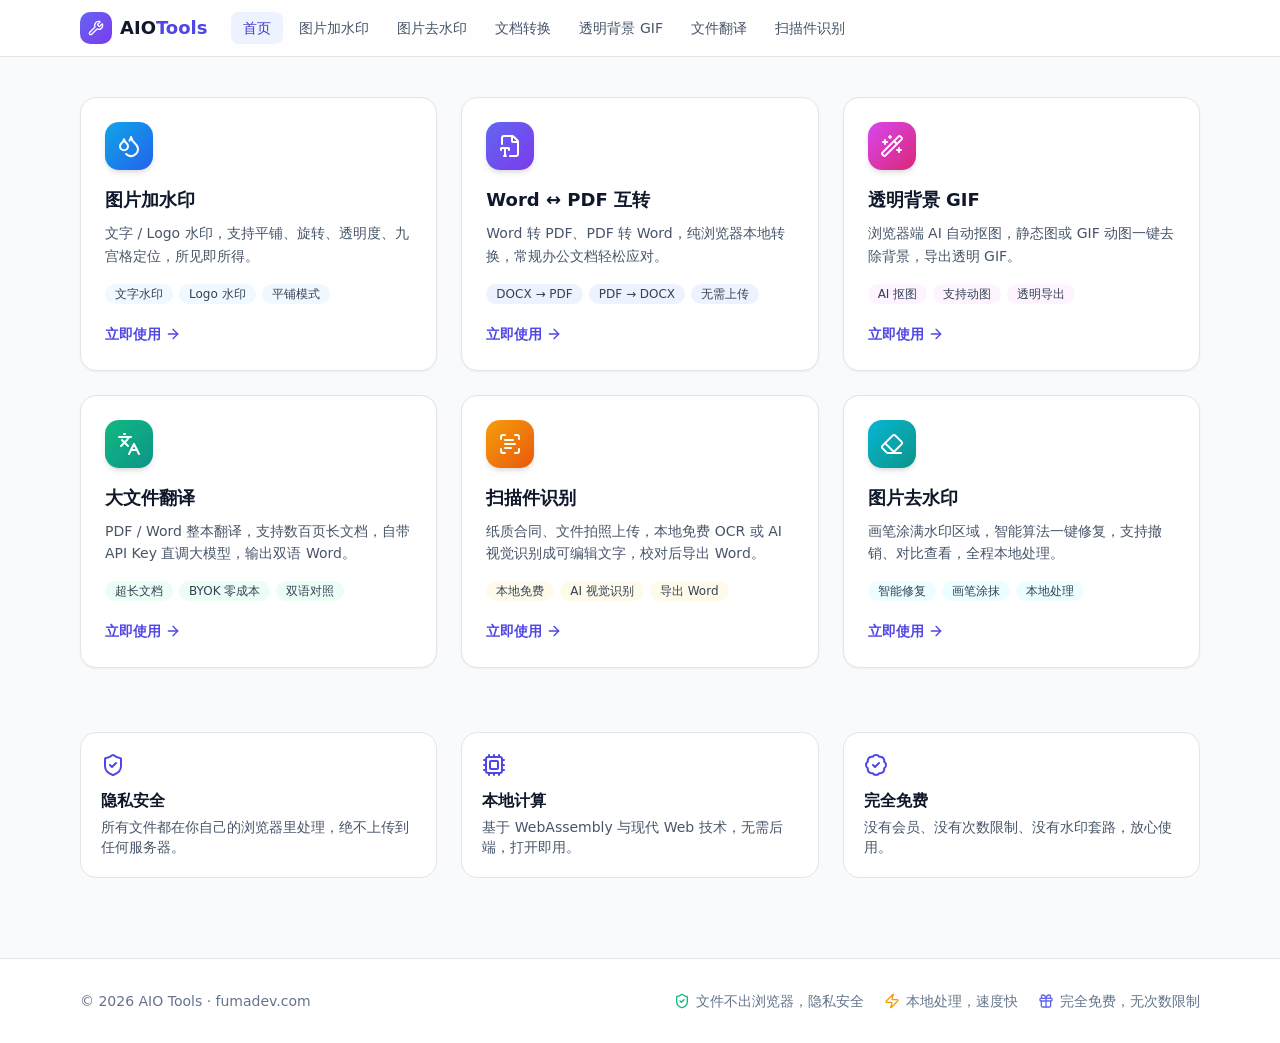
<file: aio-tools/index.html>
<!doctype html>
<html lang="zh-CN">
  <head>
    <meta charset="UTF-8" />
    <link rel="icon" href="data:image/svg+xml,<svg xmlns=%22http://www.w3.org/2000/svg%22 viewBox=%220 0 100 100%22><text y=%22.9em%22 font-size=%2290%22>🧰</text></svg>" />
    <meta name="viewport" content="width=device-width, initial-scale=1.0" />
    <meta name="description" content="AIO Tools 免费在线工具箱：图片加水印、Word 与 PDF 互转、透明背景 GIF 制作。全部浏览器本地处理，隐私安全。" />
    <title>AIO Tools · 免费在线工具箱</title>
    <script type="module" crossorigin src="/aio-tools/assets/index-CNzz5Gpb.js"></script>
    <link rel="stylesheet" crossorigin href="/aio-tools/assets/index-DEbl0iW_.css">
  </head>
  <body>
    <div id="root"></div>
  </body>
</html>
</file>
<file: aio-tools/assets/index-DEbl0iW_.css>
*,:before,:after{--tw-border-spacing-x: 0;--tw-border-spacing-y: 0;--tw-translate-x: 0;--tw-translate-y: 0;--tw-rotate: 0;--tw-skew-x: 0;--tw-skew-y: 0;--tw-scale-x: 1;--tw-scale-y: 1;--tw-pan-x: ;--tw-pan-y: ;--tw-pinch-zoom: ;--tw-scroll-snap-strictness: proximity;--tw-gradient-from-position: ;--tw-gradient-via-position: ;--tw-gradient-to-position: ;--tw-ordinal: ;--tw-slashed-zero: ;--tw-numeric-figure: ;--tw-numeric-spacing: ;--tw-numeric-fraction: ;--tw-ring-inset: ;--tw-ring-offset-width: 0px;--tw-ring-offset-color: #fff;--tw-ring-color: rgb(59 130 246 / .5);--tw-ring-offset-shadow: 0 0 #0000;--tw-ring-shadow: 0 0 #0000;--tw-shadow: 0 0 #0000;--tw-shadow-colored: 0 0 #0000;--tw-blur: ;--tw-brightness: ;--tw-contrast: ;--tw-grayscale: ;--tw-hue-rotate: ;--tw-invert: ;--tw-saturate: ;--tw-sepia: ;--tw-drop-shadow: ;--tw-backdrop-blur: ;--tw-backdrop-brightness: ;--tw-backdrop-contrast: ;--tw-backdrop-grayscale: ;--tw-backdrop-hue-rotate: ;--tw-backdrop-invert: ;--tw-backdrop-opacity: ;--tw-backdrop-saturate: ;--tw-backdrop-sepia: ;--tw-contain-size: ;--tw-contain-layout: ;--tw-contain-paint: ;--tw-contain-style: }::backdrop{--tw-border-spacing-x: 0;--tw-border-spacing-y: 0;--tw-translate-x: 0;--tw-translate-y: 0;--tw-rotate: 0;--tw-skew-x: 0;--tw-skew-y: 0;--tw-scale-x: 1;--tw-scale-y: 1;--tw-pan-x: ;--tw-pan-y: ;--tw-pinch-zoom: ;--tw-scroll-snap-strictness: proximity;--tw-gradient-from-position: ;--tw-gradient-via-position: ;--tw-gradient-to-position: ;--tw-ordinal: ;--tw-slashed-zero: ;--tw-numeric-figure: ;--tw-numeric-spacing: ;--tw-numeric-fraction: ;--tw-ring-inset: ;--tw-ring-offset-width: 0px;--tw-ring-offset-color: #fff;--tw-ring-color: rgb(59 130 246 / .5);--tw-ring-offset-shadow: 0 0 #0000;--tw-ring-shadow: 0 0 #0000;--tw-shadow: 0 0 #0000;--tw-shadow-colored: 0 0 #0000;--tw-blur: ;--tw-brightness: ;--tw-contrast: ;--tw-grayscale: ;--tw-hue-rotate: ;--tw-invert: ;--tw-saturate: ;--tw-sepia: ;--tw-drop-shadow: ;--tw-backdrop-blur: ;--tw-backdrop-brightness: ;--tw-backdrop-contrast: ;--tw-backdrop-grayscale: ;--tw-backdrop-hue-rotate: ;--tw-backdrop-invert: ;--tw-backdrop-opacity: ;--tw-backdrop-saturate: ;--tw-backdrop-sepia: ;--tw-contain-size: ;--tw-contain-layout: ;--tw-contain-paint: ;--tw-contain-style: }*,:before,:after{box-sizing:border-box;border-width:0;border-style:solid;border-color:#e5e7eb}:before,:after{--tw-content: ""}html,:host{line-height:1.5;-webkit-text-size-adjust:100%;-moz-tab-size:4;-o-tab-size:4;tab-size:4;font-family:ui-sans-serif,system-ui,sans-serif,"Apple Color Emoji","Segoe UI Emoji",Segoe UI Symbol,"Noto Color Emoji";font-feature-settings:normal;font-variation-settings:normal;-webkit-tap-highlight-color:transparent}body{margin:0;line-height:inherit}hr{height:0;color:inherit;border-top-width:1px}abbr:where([title]){-webkit-text-decoration:underline dotted;text-decoration:underline dotted}h1,h2,h3,h4,h5,h6{font-size:inherit;font-weight:inherit}a{color:inherit;text-decoration:inherit}b,strong{font-weight:bolder}code,kbd,samp,pre{font-family:ui-monospace,SFMono-Regular,Menlo,Monaco,Consolas,Liberation Mono,Courier New,monospace;font-feature-settings:normal;font-variation-settings:normal;font-size:1em}small{font-size:80%}sub,sup{font-size:75%;line-height:0;position:relative;vertical-align:baseline}sub{bottom:-.25em}sup{top:-.5em}table{text-indent:0;border-color:inherit;border-collapse:collapse}button,input,optgroup,select,textarea{font-family:inherit;font-feature-settings:inherit;font-variation-settings:inherit;font-size:100%;font-weight:inherit;line-height:inherit;letter-spacing:inherit;color:inherit;margin:0;padding:0}button,select{text-transform:none}button,input:where([type=button]),input:where([type=reset]),input:where([type=submit]){-webkit-appearance:button;background-color:transparent;background-image:none}:-moz-focusring{outline:auto}:-moz-ui-invalid{box-shadow:none}progress{vertical-align:baseline}::-webkit-inner-spin-button,::-webkit-outer-spin-button{height:auto}[type=search]{-webkit-appearance:textfield;outline-offset:-2px}::-webkit-search-decoration{-webkit-appearance:none}::-webkit-file-upload-button{-webkit-appearance:button;font:inherit}summary{display:list-item}blockquote,dl,dd,h1,h2,h3,h4,h5,h6,hr,figure,p,pre{margin:0}fieldset{margin:0;padding:0}legend{padding:0}ol,ul,menu{list-style:none;margin:0;padding:0}dialog{padding:0}textarea{resize:vertical}input::-moz-placeholder,textarea::-moz-placeholder{opacity:1;color:#9ca3af}input::placeholder,textarea::placeholder{opacity:1;color:#9ca3af}button,[role=button]{cursor:pointer}:disabled{cursor:default}img,svg,video,canvas,audio,iframe,embed,object{display:block;vertical-align:middle}img,video{max-width:100%;height:auto}[hidden]:where(:not([hidden=until-found])){display:none}:root{--background: 0 0% 100%;--foreground: 240 10% 3.9%;--card: 0 0% 100%;--card-foreground: 240 10% 3.9%;--popover: 0 0% 100%;--popover-foreground: 240 10% 3.9%;--primary: 240 5.9% 10%;--primary-foreground: 0 0% 98%;--secondary: 240 4.8% 95.9%;--secondary-foreground: 240 5.9% 10%;--muted: 240 4.8% 95.9%;--muted-foreground: 240 3.8% 46.1%;--accent: 240 4.8% 95.9%;--accent-foreground: 240 5.9% 10%;--destructive: 0 84.2% 60.2%;--destructive-foreground: 0 0% 98%;--border: 240 5.9% 90%;--input: 240 5.9% 90%;--ring: 240 5.9% 10%;--radius: .625rem;--sidebar-background: 0 0% 98%;--sidebar-foreground: 240 5.3% 26.1%;--sidebar-primary: 240 5.9% 10%;--sidebar-primary-foreground: 0 0% 98%;--sidebar-accent: 240 4.8% 95.9%;--sidebar-accent-foreground: 240 5.9% 10%;--sidebar-border: 220 13% 91%;--sidebar-ring: 217.2 91.2% 59.8%}.dark{--background: 240 10% 3.9%;--foreground: 0 0% 98%;--card: 240 10% 3.9%;--card-foreground: 0 0% 98%;--popover: 240 10% 3.9%;--popover-foreground: 0 0% 98%;--primary: 0 0% 98%;--primary-foreground: 240 5.9% 10%;--secondary: 240 3.7% 15.9%;--secondary-foreground: 0 0% 98%;--muted: 240 3.7% 15.9%;--muted-foreground: 240 5% 64.9%;--accent: 240 3.7% 15.9%;--accent-foreground: 0 0% 98%;--destructive: 0 62.8% 30.6%;--destructive-foreground: 0 0% 98%;--border: 240 3.7% 15.9%;--input: 240 3.7% 15.9%;--ring: 240 4.9% 83.9%;--sidebar-background: 240 5.9% 10%;--sidebar-foreground: 240 4.8% 95.9%;--sidebar-primary: 224.3 76.3% 48%;--sidebar-primary-foreground: 0 0% 100%;--sidebar-accent: 240 3.7% 15.9%;--sidebar-accent-foreground: 240 4.8% 95.9%;--sidebar-border: 240 3.7% 15.9%;--sidebar-ring: 217.2 91.2% 59.8%}*{border-color:hsl(var(--border))}body{background-color:hsl(var(--background));color:hsl(var(--foreground))}.\!container{width:100%!important}.container{width:100%}@media(min-width:640px){.\!container{max-width:640px!important}.container{max-width:640px}}@media(min-width:768px){.\!container{max-width:768px!important}.container{max-width:768px}}@media(min-width:1024px){.\!container{max-width:1024px!important}.container{max-width:1024px}}@media(min-width:1280px){.\!container{max-width:1280px!important}.container{max-width:1280px}}@media(min-width:1536px){.\!container{max-width:1536px!important}.container{max-width:1536px}}.sr-only{position:absolute;width:1px;height:1px;padding:0;margin:-1px;overflow:hidden;clip:rect(0,0,0,0);white-space:nowrap;border-width:0}.pointer-events-none{pointer-events:none}.visible{visibility:visible}.invisible{visibility:hidden}.static{position:static}.fixed{position:fixed}.absolute{position:absolute}.relative{position:relative}.sticky{position:sticky}.inset-0{inset:0}.inset-x-0{left:0;right:0}.inset-y-0{top:0;bottom:0}.-bottom-12{bottom:-3rem}.-left-12{left:-3rem}.-right-12{right:-3rem}.-top-12{top:-3rem}.bottom-0{bottom:0}.left-0{left:0}.left-1\/2{left:50%}.left-2{left:.5rem}.left-\[-99999px\]{left:-99999px}.left-\[50\%\]{left:50%}.right-0{right:0}.right-1{right:.25rem}.right-2{right:.5rem}.right-3{right:.75rem}.right-4{right:1rem}.top-0{top:0}.top-1\.5{top:.375rem}.top-1\/2{top:50%}.top-3\.5{top:.875rem}.top-4{top:1rem}.top-\[1px\]{top:1px}.top-\[50\%\]{top:50%}.top-\[60\%\]{top:60%}.top-full{top:100%}.isolate{isolation:isolate}.z-10{z-index:10}.z-20{z-index:20}.z-40{z-index:40}.z-50{z-index:50}.z-\[1\]{z-index:1}.order-first{order:-9999}.order-last{order:9999}.col-start-2{grid-column-start:2}.row-span-2{grid-row:span 2 / span 2}.row-start-1{grid-row-start:1}.\!m-0{margin:0!important}.-mx-1{margin-left:-.25rem;margin-right:-.25rem}.-my-2{margin-top:-.5rem;margin-bottom:-.5rem}.mx-2{margin-left:.5rem;margin-right:.5rem}.mx-3\.5{margin-left:.875rem;margin-right:.875rem}.mx-auto{margin-left:auto;margin-right:auto}.my-0{margin-top:0;margin-bottom:0}.my-0\.5{margin-top:.125rem;margin-bottom:.125rem}.my-1{margin-top:.25rem;margin-bottom:.25rem}.-ml-4{margin-left:-1rem}.-mt-4{margin-top:-1rem}.mb-2{margin-bottom:.5rem}.mb-3{margin-bottom:.75rem}.mb-6{margin-bottom:1.5rem}.ml-1{margin-left:.25rem}.ml-4{margin-left:1rem}.ml-auto{margin-left:auto}.mr-0\.5{margin-right:.125rem}.mr-1\.5{margin-right:.375rem}.mr-2{margin-right:.5rem}.mt-0\.5{margin-top:.125rem}.mt-1{margin-top:.25rem}.mt-1\.5{margin-top:.375rem}.mt-16{margin-top:4rem}.mt-2{margin-top:.5rem}.mt-3{margin-top:.75rem}.mt-4{margin-top:1rem}.mt-5{margin-top:1.25rem}.mt-auto{margin-top:auto}.line-clamp-1{overflow:hidden;display:-webkit-box;-webkit-box-orient:vertical;-webkit-line-clamp:1}.line-clamp-2{overflow:hidden;display:-webkit-box;-webkit-box-orient:vertical;-webkit-line-clamp:2}.block{display:block}.inline{display:inline}.flex{display:flex}.inline-flex{display:inline-flex}.table{display:table}.table-caption{display:table-caption}.table-cell{display:table-cell}.table-row{display:table-row}.grid{display:grid}.hidden{display:none}.aspect-square{aspect-ratio:1 / 1}.aspect-video{aspect-ratio:16 / 9}.size-10{width:2.5rem;height:2.5rem}.size-2{width:.5rem;height:.5rem}.size-2\.5{width:.625rem;height:.625rem}.size-3{width:.75rem;height:.75rem}.size-3\.5{width:.875rem;height:.875rem}.size-4{width:1rem;height:1rem}.size-6{width:1.5rem;height:1.5rem}.size-7{width:1.75rem;height:1.75rem}.size-8{width:2rem;height:2rem}.size-9{width:2.25rem;height:2.25rem}.size-auto{width:auto;height:auto}.size-full{width:100%;height:100%}.h-1\.5{height:.375rem}.h-10{height:2.5rem}.h-12{height:3rem}.h-14{height:3.5rem}.h-2{height:.5rem}.h-2\.5{height:.625rem}.h-3{height:.75rem}.h-3\.5{height:.875rem}.h-4{height:1rem}.h-5{height:1.25rem}.h-6{height:1.5rem}.h-7{height:1.75rem}.h-72{height:18rem}.h-8{height:2rem}.h-9{height:2.25rem}.h-\[1\.15rem\]{height:1.15rem}.h-\[calc\(100\%-1px\)\]{height:calc(100% - 1px)}.h-\[var\(--radix-navigation-menu-viewport-height\)\]{height:var(--radix-navigation-menu-viewport-height)}.h-\[var\(--radix-select-trigger-height\)\]{height:var(--radix-select-trigger-height)}.h-auto{height:auto}.h-fit{height:-moz-fit-content;height:fit-content}.h-full{height:100%}.h-px{height:1px}.h-svh{height:100svh}.max-h-80{max-height:20rem}.max-h-\[300px\]{max-height:300px}.max-h-\[60vh\]{max-height:60vh}.max-h-\[65vh\]{max-height:65vh}.min-h-0{min-height:0px}.min-h-16{min-height:4rem}.min-h-4{min-height:1rem}.min-h-64{min-height:16rem}.min-h-72{min-height:18rem}.min-h-screen{min-height:100vh}.min-h-svh{min-height:100svh}.w-0{width:0px}.w-1{width:.25rem}.w-10{width:2.5rem}.w-12{width:3rem}.w-14{width:3.5rem}.w-2{width:.5rem}.w-2\.5{width:.625rem}.w-3{width:.75rem}.w-3\.5{width:.875rem}.w-3\/4{width:75%}.w-4{width:1rem}.w-5{width:1.25rem}.w-6{width:1.5rem}.w-64{width:16rem}.w-72{width:18rem}.w-8{width:2rem}.w-9{width:2.25rem}.w-\[100px\]{width:100px}.w-auto{width:auto}.w-fit{width:-moz-fit-content;width:fit-content}.w-full{width:100%}.w-max{width:-moz-max-content;width:max-content}.w-px{width:1px}.min-w-0{min-width:0px}.min-w-10{min-width:2.5rem}.min-w-5{min-width:1.25rem}.min-w-8{min-width:2rem}.min-w-9{min-width:2.25rem}.min-w-\[12rem\]{min-width:12rem}.min-w-\[8rem\]{min-width:8rem}.min-w-\[var\(--radix-select-trigger-width\)\]{min-width:var(--radix-select-trigger-width)}.max-w-4xl{max-width:56rem}.max-w-5xl{max-width:64rem}.max-w-6xl{max-width:72rem}.max-w-\[calc\(100\%-2rem\)\]{max-width:calc(100% - 2rem)}.max-w-full{max-width:100%}.max-w-max{max-width:-moz-max-content;max-width:max-content}.max-w-sm{max-width:24rem}.flex-1{flex:1 1 0%}.shrink-0{flex-shrink:0}.grow{flex-grow:1}.grow-0{flex-grow:0}.basis-full{flex-basis:100%}.caption-bottom{caption-side:bottom}.border-collapse{border-collapse:collapse}.-translate-x-1\/2{--tw-translate-x: -50%;transform:translate(var(--tw-translate-x),var(--tw-translate-y)) rotate(var(--tw-rotate)) skew(var(--tw-skew-x)) skewY(var(--tw-skew-y)) scaleX(var(--tw-scale-x)) scaleY(var(--tw-scale-y))}.-translate-x-px{--tw-translate-x: -1px;transform:translate(var(--tw-translate-x),var(--tw-translate-y)) rotate(var(--tw-rotate)) skew(var(--tw-skew-x)) skewY(var(--tw-skew-y)) scaleX(var(--tw-scale-x)) scaleY(var(--tw-scale-y))}.-translate-y-1\/2{--tw-translate-y: -50%;transform:translate(var(--tw-translate-x),var(--tw-translate-y)) rotate(var(--tw-rotate)) skew(var(--tw-skew-x)) skewY(var(--tw-skew-y)) scaleX(var(--tw-scale-x)) scaleY(var(--tw-scale-y))}.translate-x-\[-50\%\]{--tw-translate-x: -50%;transform:translate(var(--tw-translate-x),var(--tw-translate-y)) rotate(var(--tw-rotate)) skew(var(--tw-skew-x)) skewY(var(--tw-skew-y)) scaleX(var(--tw-scale-x)) scaleY(var(--tw-scale-y))}.translate-x-px{--tw-translate-x: 1px;transform:translate(var(--tw-translate-x),var(--tw-translate-y)) rotate(var(--tw-rotate)) skew(var(--tw-skew-x)) skewY(var(--tw-skew-y)) scaleX(var(--tw-scale-x)) scaleY(var(--tw-scale-y))}.translate-y-0\.5{--tw-translate-y: .125rem;transform:translate(var(--tw-translate-x),var(--tw-translate-y)) rotate(var(--tw-rotate)) skew(var(--tw-skew-x)) skewY(var(--tw-skew-y)) scaleX(var(--tw-scale-x)) scaleY(var(--tw-scale-y))}.translate-y-\[-50\%\]{--tw-translate-y: -50%;transform:translate(var(--tw-translate-x),var(--tw-translate-y)) rotate(var(--tw-rotate)) skew(var(--tw-skew-x)) skewY(var(--tw-skew-y)) scaleX(var(--tw-scale-x)) scaleY(var(--tw-scale-y))}.translate-y-\[calc\(-50\%_-_2px\)\]{--tw-translate-y: calc(-50% - 2px) ;transform:translate(var(--tw-translate-x),var(--tw-translate-y)) rotate(var(--tw-rotate)) skew(var(--tw-skew-x)) skewY(var(--tw-skew-y)) scaleX(var(--tw-scale-x)) scaleY(var(--tw-scale-y))}.rotate-45{--tw-rotate: 45deg;transform:translate(var(--tw-translate-x),var(--tw-translate-y)) rotate(var(--tw-rotate)) skew(var(--tw-skew-x)) skewY(var(--tw-skew-y)) scaleX(var(--tw-scale-x)) scaleY(var(--tw-scale-y))}.rotate-90{--tw-rotate: 90deg;transform:translate(var(--tw-translate-x),var(--tw-translate-y)) rotate(var(--tw-rotate)) skew(var(--tw-skew-x)) skewY(var(--tw-skew-y)) scaleX(var(--tw-scale-x)) scaleY(var(--tw-scale-y))}.transform{transform:translate(var(--tw-translate-x),var(--tw-translate-y)) rotate(var(--tw-rotate)) skew(var(--tw-skew-x)) skewY(var(--tw-skew-y)) scaleX(var(--tw-scale-x)) scaleY(var(--tw-scale-y))}@keyframes caret-blink{0%,70%,to{opacity:1}20%,50%{opacity:0}}.animate-caret-blink{animation:caret-blink 1.25s ease-out infinite}@keyframes pulse{50%{opacity:.5}}.animate-pulse{animation:pulse 2s cubic-bezier(.4,0,.6,1) infinite}@keyframes spin{to{transform:rotate(360deg)}}.animate-spin{animation:spin 1s linear infinite}.cursor-default{cursor:default}.cursor-pointer{cursor:pointer}.cursor-text{cursor:text}.touch-none{touch-action:none}.select-none{-webkit-user-select:none;-moz-user-select:none;user-select:none}.resize-none{resize:none}.scroll-my-1{scroll-margin-top:.25rem;scroll-margin-bottom:.25rem}.scroll-py-1{scroll-padding-top:.25rem;scroll-padding-bottom:.25rem}.list-disc{list-style-type:disc}.list-none{list-style-type:none}.auto-rows-min{grid-auto-rows:min-content}.grid-cols-2{grid-template-columns:repeat(2,minmax(0,1fr))}.grid-cols-\[0_1fr\]{grid-template-columns:0 1fr}.grid-rows-\[auto_auto\]{grid-template-rows:auto auto}.flex-row{flex-direction:row}.flex-col{flex-direction:column}.flex-col-reverse{flex-direction:column-reverse}.flex-wrap{flex-wrap:wrap}.place-content-center{place-content:center}.items-start{align-items:flex-start}.items-end{align-items:flex-end}.items-center{align-items:center}.items-stretch{align-items:stretch}.justify-start{justify-content:flex-start}.justify-center{justify-content:center}.justify-between{justify-content:space-between}.justify-items-start{justify-items:start}.gap-0\.5{gap:.125rem}.gap-1{gap:.25rem}.gap-1\.5{gap:.375rem}.gap-2{gap:.5rem}.gap-2\.5{gap:.625rem}.gap-3{gap:.75rem}.gap-4{gap:1rem}.gap-6{gap:1.5rem}.gap-7{gap:1.75rem}.gap-\[--spacing\(var\(--gap\)\)\]{gap:var(--spacing(var(--gap)))}.gap-x-5{-moz-column-gap:1.25rem;column-gap:1.25rem}.gap-y-0\.5{row-gap:.125rem}.gap-y-1{row-gap:.25rem}.space-y-0>:not([hidden])~:not([hidden]){--tw-space-y-reverse: 0;margin-top:calc(0px * calc(1 - var(--tw-space-y-reverse)));margin-bottom:calc(0px * var(--tw-space-y-reverse))}.space-y-1\.5>:not([hidden])~:not([hidden]){--tw-space-y-reverse: 0;margin-top:calc(.375rem * calc(1 - var(--tw-space-y-reverse)));margin-bottom:calc(.375rem * var(--tw-space-y-reverse))}.space-y-2>:not([hidden])~:not([hidden]){--tw-space-y-reverse: 0;margin-top:calc(.5rem * calc(1 - var(--tw-space-y-reverse)));margin-bottom:calc(.5rem * var(--tw-space-y-reverse))}.space-y-3>:not([hidden])~:not([hidden]){--tw-space-y-reverse: 0;margin-top:calc(.75rem * calc(1 - var(--tw-space-y-reverse)));margin-bottom:calc(.75rem * var(--tw-space-y-reverse))}.space-y-4>:not([hidden])~:not([hidden]){--tw-space-y-reverse: 0;margin-top:calc(1rem * calc(1 - var(--tw-space-y-reverse)));margin-bottom:calc(1rem * var(--tw-space-y-reverse))}.space-y-5>:not([hidden])~:not([hidden]){--tw-space-y-reverse: 0;margin-top:calc(1.25rem * calc(1 - var(--tw-space-y-reverse)));margin-bottom:calc(1.25rem * var(--tw-space-y-reverse))}.self-start{align-self:flex-start}.self-stretch{align-self:stretch}.justify-self-end{justify-self:end}.overflow-auto{overflow:auto}.overflow-hidden{overflow:hidden}.overflow-x-auto{overflow-x:auto}.overflow-y-auto{overflow-y:auto}.overflow-x-hidden{overflow-x:hidden}.truncate{overflow:hidden;text-overflow:ellipsis;white-space:nowrap}.whitespace-nowrap{white-space:nowrap}.text-balance{text-wrap:balance}.break-words{overflow-wrap:break-word}.rounded{border-radius:.25rem}.rounded-2xl{border-radius:1rem}.rounded-\[2px\]{border-radius:2px}.rounded-\[4px\]{border-radius:4px}.rounded-\[calc\(var\(--radius\)-5px\)\]{border-radius:calc(var(--radius) - 5px)}.rounded-\[inherit\]{border-radius:inherit}.rounded-full{border-radius:9999px}.rounded-lg{border-radius:var(--radius)}.rounded-md{border-radius:calc(var(--radius) - 2px)}.rounded-none{border-radius:0}.rounded-sm{border-radius:calc(var(--radius) - 4px)}.rounded-xl{border-radius:calc(var(--radius) + 4px)}.rounded-xs{border-radius:calc(var(--radius) - 6px)}.rounded-l-md{border-top-left-radius:calc(var(--radius) - 2px);border-bottom-left-radius:calc(var(--radius) - 2px)}.rounded-r-md{border-top-right-radius:calc(var(--radius) - 2px);border-bottom-right-radius:calc(var(--radius) - 2px)}.rounded-tl-sm{border-top-left-radius:calc(var(--radius) - 4px)}.border{border-width:1px}.border-0{border-width:0px}.border-2{border-width:2px}.border-\[1\.5px\]{border-width:1.5px}.border-y{border-top-width:1px;border-bottom-width:1px}.border-b{border-bottom-width:1px}.border-l{border-left-width:1px}.border-r{border-right-width:1px}.border-t{border-top-width:1px}.border-dashed{border-style:dashed}.border-border{border-color:hsl(var(--border))}.border-border\/50{border-color:hsl(var(--border) / .5)}.border-indigo-100{--tw-border-opacity: 1;border-color:rgb(224 231 255 / var(--tw-border-opacity, 1))}.border-indigo-500{--tw-border-opacity: 1;border-color:rgb(99 102 241 / var(--tw-border-opacity, 1))}.border-input{border-color:hsl(var(--input))}.border-primary{border-color:hsl(var(--primary))}.border-red-200{--tw-border-opacity: 1;border-color:rgb(254 202 202 / var(--tw-border-opacity, 1))}.border-red-400\/80{border-color:#f87171cc}.border-sidebar-border{border-color:hsl(var(--sidebar-border))}.border-slate-300{--tw-border-opacity: 1;border-color:rgb(203 213 225 / var(--tw-border-opacity, 1))}.border-transparent{border-color:transparent}.border-l-transparent{border-left-color:transparent}.border-t-transparent{border-top-color:transparent}.bg-accent{background-color:hsl(var(--accent))}.bg-amber-50{--tw-bg-opacity: 1;background-color:rgb(255 251 235 / var(--tw-bg-opacity, 1))}.bg-background{background-color:hsl(var(--background))}.bg-black\/50{background-color:#00000080}.bg-border{background-color:hsl(var(--border))}.bg-card{background-color:hsl(var(--card))}.bg-cyan-50{--tw-bg-opacity: 1;background-color:rgb(236 254 255 / var(--tw-bg-opacity, 1))}.bg-destructive{--tw-bg-opacity: 1;background-color:hsl(var(--destructive) / var(--tw-bg-opacity, 1))}.bg-emerald-50{--tw-bg-opacity: 1;background-color:rgb(236 253 245 / var(--tw-bg-opacity, 1))}.bg-foreground{background-color:hsl(var(--foreground))}.bg-fuchsia-50{--tw-bg-opacity: 1;background-color:rgb(253 244 255 / var(--tw-bg-opacity, 1))}.bg-indigo-50{--tw-bg-opacity: 1;background-color:rgb(238 242 255 / var(--tw-bg-opacity, 1))}.bg-indigo-50\/50{background-color:#eef2ff80}.bg-input{background-color:hsl(var(--input))}.bg-muted{background-color:hsl(var(--muted))}.bg-muted\/50{background-color:hsl(var(--muted) / .5)}.bg-popover{background-color:hsl(var(--popover))}.bg-primary{background-color:hsl(var(--primary))}.bg-primary\/20{background-color:hsl(var(--primary) / .2)}.bg-red-400\/10{background-color:#f871711a}.bg-red-50{--tw-bg-opacity: 1;background-color:rgb(254 242 242 / var(--tw-bg-opacity, 1))}.bg-secondary{background-color:hsl(var(--secondary))}.bg-sidebar{background-color:hsl(var(--sidebar-background))}.bg-sidebar-border{background-color:hsl(var(--sidebar-border))}.bg-sky-50{--tw-bg-opacity: 1;background-color:rgb(240 249 255 / var(--tw-bg-opacity, 1))}.bg-slate-100{--tw-bg-opacity: 1;background-color:rgb(241 245 249 / var(--tw-bg-opacity, 1))}.bg-slate-50{--tw-bg-opacity: 1;background-color:rgb(248 250 252 / var(--tw-bg-opacity, 1))}.bg-transparent{background-color:transparent}.bg-white{--tw-bg-opacity: 1;background-color:rgb(255 255 255 / var(--tw-bg-opacity, 1))}.bg-white\/80{background-color:#fffc}.bg-gradient-to-br{background-image:linear-gradient(to bottom right,var(--tw-gradient-stops))}.from-amber-500{--tw-gradient-from: #f59e0b var(--tw-gradient-from-position);--tw-gradient-to: rgb(245 158 11 / 0) var(--tw-gradient-to-position);--tw-gradient-stops: var(--tw-gradient-from), var(--tw-gradient-to)}.from-cyan-500{--tw-gradient-from: #06b6d4 var(--tw-gradient-from-position);--tw-gradient-to: rgb(6 182 212 / 0) var(--tw-gradient-to-position);--tw-gradient-stops: var(--tw-gradient-from), var(--tw-gradient-to)}.from-emerald-500{--tw-gradient-from: #10b981 var(--tw-gradient-from-position);--tw-gradient-to: rgb(16 185 129 / 0) var(--tw-gradient-to-position);--tw-gradient-stops: var(--tw-gradient-from), var(--tw-gradient-to)}.from-fuchsia-500{--tw-gradient-from: #d946ef var(--tw-gradient-from-position);--tw-gradient-to: rgb(217 70 239 / 0) var(--tw-gradient-to-position);--tw-gradient-stops: var(--tw-gradient-from), var(--tw-gradient-to)}.from-indigo-500{--tw-gradient-from: #6366f1 var(--tw-gradient-from-position);--tw-gradient-to: rgb(99 102 241 / 0) var(--tw-gradient-to-position);--tw-gradient-stops: var(--tw-gradient-from), var(--tw-gradient-to)}.from-sky-500{--tw-gradient-from: #0ea5e9 var(--tw-gradient-from-position);--tw-gradient-to: rgb(14 165 233 / 0) var(--tw-gradient-to-position);--tw-gradient-stops: var(--tw-gradient-from), var(--tw-gradient-to)}.to-blue-600{--tw-gradient-to: #2563eb var(--tw-gradient-to-position)}.to-orange-600{--tw-gradient-to: #ea580c var(--tw-gradient-to-position)}.to-pink-600{--tw-gradient-to: #db2777 var(--tw-gradient-to-position)}.to-teal-600{--tw-gradient-to: #0d9488 var(--tw-gradient-to-position)}.to-violet-600{--tw-gradient-to: #7c3aed var(--tw-gradient-to-position)}.fill-current{fill:currentColor}.fill-foreground{fill:hsl(var(--foreground))}.fill-primary{fill:hsl(var(--primary))}.object-contain{-o-object-fit:contain;object-fit:contain}.p-0{padding:0}.p-1{padding:.25rem}.p-2{padding:.5rem}.p-3{padding:.75rem}.p-4{padding:1rem}.p-5{padding:1.25rem}.p-6{padding:1.5rem}.p-\[3px\]{padding:3px}.p-px{padding:1px}.px-1{padding-left:.25rem;padding-right:.25rem}.px-1\.5{padding-left:.375rem;padding-right:.375rem}.px-2{padding-left:.5rem;padding-right:.5rem}.px-2\.5{padding-left:.625rem;padding-right:.625rem}.px-3{padding-left:.75rem;padding-right:.75rem}.px-4{padding-left:1rem;padding-right:1rem}.px-6{padding-left:1.5rem;padding-right:1.5rem}.py-0\.5{padding-top:.125rem;padding-bottom:.125rem}.py-1{padding-top:.25rem;padding-bottom:.25rem}.py-1\.5{padding-top:.375rem;padding-bottom:.375rem}.py-10{padding-top:2.5rem;padding-bottom:2.5rem}.py-2{padding-top:.5rem;padding-bottom:.5rem}.py-20{padding-top:5rem;padding-bottom:5rem}.py-3{padding-top:.75rem;padding-bottom:.75rem}.py-4{padding-top:1rem;padding-bottom:1rem}.py-6{padding-top:1.5rem;padding-bottom:1.5rem}.py-8{padding-top:2rem;padding-bottom:2rem}.pb-2{padding-bottom:.5rem}.pb-20{padding-bottom:5rem}.pb-3{padding-bottom:.75rem}.pb-4{padding-bottom:1rem}.pl-2{padding-left:.5rem}.pl-3{padding-left:.75rem}.pl-4{padding-left:1rem}.pl-8{padding-left:2rem}.pr-1{padding-right:.25rem}.pr-2{padding-right:.5rem}.pr-2\.5{padding-right:.625rem}.pr-3{padding-right:.75rem}.pr-8{padding-right:2rem}.pt-0{padding-top:0}.pt-1{padding-top:.25rem}.pt-10{padding-top:2.5rem}.pt-2{padding-top:.5rem}.pt-3{padding-top:.75rem}.pt-4{padding-top:1rem}.text-left{text-align:left}.text-center{text-align:center}.align-middle{vertical-align:middle}.font-mono{font-family:ui-monospace,SFMono-Regular,Menlo,Monaco,Consolas,Liberation Mono,Courier New,monospace}.font-sans{font-family:ui-sans-serif,system-ui,sans-serif,"Apple Color Emoji","Segoe UI Emoji",Segoe UI Symbol,"Noto Color Emoji"}.text-2xl{font-size:1.5rem;line-height:2rem}.text-\[0\.8rem\]{font-size:.8rem}.text-base{font-size:1rem;line-height:1.5rem}.text-lg{font-size:1.125rem;line-height:1.75rem}.text-sm{font-size:.875rem;line-height:1.25rem}.text-sm\/relaxed{font-size:.875rem;line-height:1.625}.text-xs{font-size:.75rem;line-height:1rem}.font-bold{font-weight:700}.font-medium{font-weight:500}.font-normal{font-weight:400}.font-semibold{font-weight:600}.tabular-nums{--tw-numeric-spacing: tabular-nums;font-variant-numeric:var(--tw-ordinal) var(--tw-slashed-zero) var(--tw-numeric-figure) var(--tw-numeric-spacing) var(--tw-numeric-fraction)}.leading-none{line-height:1}.leading-normal{line-height:1.5}.leading-relaxed{line-height:1.625}.leading-snug{line-height:1.375}.tracking-tight{letter-spacing:-.025em}.tracking-widest{letter-spacing:.1em}.text-accent-foreground{color:hsl(var(--accent-foreground))}.text-amber-500{--tw-text-opacity: 1;color:rgb(245 158 11 / var(--tw-text-opacity, 1))}.text-amber-600{--tw-text-opacity: 1;color:rgb(217 119 6 / var(--tw-text-opacity, 1))}.text-background{color:hsl(var(--background))}.text-black{--tw-text-opacity: 1;color:rgb(0 0 0 / var(--tw-text-opacity, 1))}.text-card-foreground{color:hsl(var(--card-foreground))}.text-current{color:currentColor}.text-destructive{--tw-text-opacity: 1;color:hsl(var(--destructive) / var(--tw-text-opacity, 1))}.text-emerald-500{--tw-text-opacity: 1;color:rgb(16 185 129 / var(--tw-text-opacity, 1))}.text-emerald-600{--tw-text-opacity: 1;color:rgb(5 150 105 / var(--tw-text-opacity, 1))}.text-foreground{color:hsl(var(--foreground))}.text-indigo-500{--tw-text-opacity: 1;color:rgb(99 102 241 / var(--tw-text-opacity, 1))}.text-indigo-600{--tw-text-opacity: 1;color:rgb(79 70 229 / var(--tw-text-opacity, 1))}.text-indigo-700{--tw-text-opacity: 1;color:rgb(67 56 202 / var(--tw-text-opacity, 1))}.text-muted-foreground{color:hsl(var(--muted-foreground))}.text-popover-foreground{color:hsl(var(--popover-foreground))}.text-primary{color:hsl(var(--primary))}.text-primary-foreground{color:hsl(var(--primary-foreground))}.text-red-700{--tw-text-opacity: 1;color:rgb(185 28 28 / var(--tw-text-opacity, 1))}.text-secondary-foreground{color:hsl(var(--secondary-foreground))}.text-sidebar-foreground{color:hsl(var(--sidebar-foreground))}.text-sidebar-foreground\/70{color:hsl(var(--sidebar-foreground) / .7)}.text-slate-400{--tw-text-opacity: 1;color:rgb(148 163 184 / var(--tw-text-opacity, 1))}.text-slate-500{--tw-text-opacity: 1;color:rgb(100 116 139 / var(--tw-text-opacity, 1))}.text-slate-600{--tw-text-opacity: 1;color:rgb(71 85 105 / var(--tw-text-opacity, 1))}.text-slate-700{--tw-text-opacity: 1;color:rgb(51 65 85 / var(--tw-text-opacity, 1))}.text-slate-900{--tw-text-opacity: 1;color:rgb(15 23 42 / var(--tw-text-opacity, 1))}.text-violet-600{--tw-text-opacity: 1;color:rgb(124 58 237 / var(--tw-text-opacity, 1))}.text-white{--tw-text-opacity: 1;color:rgb(255 255 255 / var(--tw-text-opacity, 1))}.underline-offset-4{text-underline-offset:4px}.opacity-0{opacity:0}.opacity-50{opacity:.5}.opacity-70{opacity:.7}.shadow{--tw-shadow: 0 1px 3px 0 rgb(0 0 0 / .1), 0 1px 2px -1px rgb(0 0 0 / .1);--tw-shadow-colored: 0 1px 3px 0 var(--tw-shadow-color), 0 1px 2px -1px var(--tw-shadow-color);box-shadow:var(--tw-ring-offset-shadow, 0 0 #0000),var(--tw-ring-shadow, 0 0 #0000),var(--tw-shadow)}.shadow-\[0_0_0_1px_hsl\(var\(--sidebar-border\)\)\]{--tw-shadow: 0 0 0 1px hsl(var(--sidebar-border));--tw-shadow-colored: 0 0 0 1px var(--tw-shadow-color);box-shadow:var(--tw-ring-offset-shadow, 0 0 #0000),var(--tw-ring-shadow, 0 0 #0000),var(--tw-shadow)}.shadow-lg{--tw-shadow: 0 10px 15px -3px rgb(0 0 0 / .1), 0 4px 6px -4px rgb(0 0 0 / .1);--tw-shadow-colored: 0 10px 15px -3px var(--tw-shadow-color), 0 4px 6px -4px var(--tw-shadow-color);box-shadow:var(--tw-ring-offset-shadow, 0 0 #0000),var(--tw-ring-shadow, 0 0 #0000),var(--tw-shadow)}.shadow-md{--tw-shadow: 0 4px 6px -1px rgb(0 0 0 / .1), 0 2px 4px -2px rgb(0 0 0 / .1);--tw-shadow-colored: 0 4px 6px -1px var(--tw-shadow-color), 0 2px 4px -2px var(--tw-shadow-color);box-shadow:var(--tw-ring-offset-shadow, 0 0 #0000),var(--tw-ring-shadow, 0 0 #0000),var(--tw-shadow)}.shadow-none{--tw-shadow: 0 0 #0000;--tw-shadow-colored: 0 0 #0000;box-shadow:var(--tw-ring-offset-shadow, 0 0 #0000),var(--tw-ring-shadow, 0 0 #0000),var(--tw-shadow)}.shadow-sm{--tw-shadow: 0 1px 2px 0 rgb(0 0 0 / .05);--tw-shadow-colored: 0 1px 2px 0 var(--tw-shadow-color);box-shadow:var(--tw-ring-offset-shadow, 0 0 #0000),var(--tw-ring-shadow, 0 0 #0000),var(--tw-shadow)}.shadow-xl{--tw-shadow: 0 20px 25px -5px rgb(0 0 0 / .1), 0 8px 10px -6px rgb(0 0 0 / .1);--tw-shadow-colored: 0 20px 25px -5px var(--tw-shadow-color), 0 8px 10px -6px var(--tw-shadow-color);box-shadow:var(--tw-ring-offset-shadow, 0 0 #0000),var(--tw-ring-shadow, 0 0 #0000),var(--tw-shadow)}.shadow-xs{--tw-shadow: 0 1px 2px 0 rgb(0 0 0 / .05);--tw-shadow-colored: 0 1px 2px 0 var(--tw-shadow-color);box-shadow:var(--tw-ring-offset-shadow, 0 0 #0000),var(--tw-ring-shadow, 0 0 #0000),var(--tw-shadow)}.outline-none{outline:2px solid transparent;outline-offset:2px}.outline{outline-style:solid}.outline-2{outline-width:2px}.outline-indigo-500{outline-color:#6366f1}.ring-0{--tw-ring-offset-shadow: var(--tw-ring-inset) 0 0 0 var(--tw-ring-offset-width) var(--tw-ring-offset-color);--tw-ring-shadow: var(--tw-ring-inset) 0 0 0 calc(0px + var(--tw-ring-offset-width)) var(--tw-ring-color);box-shadow:var(--tw-ring-offset-shadow),var(--tw-ring-shadow),var(--tw-shadow, 0 0 #0000)}.ring-ring\/50{--tw-ring-color: hsl(var(--ring) / .5)}.ring-sidebar-ring{--tw-ring-color: hsl(var(--sidebar-ring))}.ring-offset-background{--tw-ring-offset-color: hsl(var(--background))}.filter{filter:var(--tw-blur) var(--tw-brightness) var(--tw-contrast) var(--tw-grayscale) var(--tw-hue-rotate) var(--tw-invert) var(--tw-saturate) var(--tw-sepia) var(--tw-drop-shadow)}.backdrop-blur{--tw-backdrop-blur: blur(8px);-webkit-backdrop-filter:var(--tw-backdrop-blur) var(--tw-backdrop-brightness) var(--tw-backdrop-contrast) var(--tw-backdrop-grayscale) var(--tw-backdrop-hue-rotate) var(--tw-backdrop-invert) var(--tw-backdrop-opacity) var(--tw-backdrop-saturate) var(--tw-backdrop-sepia);backdrop-filter:var(--tw-backdrop-blur) var(--tw-backdrop-brightness) var(--tw-backdrop-contrast) var(--tw-backdrop-grayscale) var(--tw-backdrop-hue-rotate) var(--tw-backdrop-invert) var(--tw-backdrop-opacity) var(--tw-backdrop-saturate) var(--tw-backdrop-sepia)}.transition{transition-property:color,background-color,border-color,text-decoration-color,fill,stroke,opacity,box-shadow,transform,filter,backdrop-filter;transition-timing-function:cubic-bezier(.4,0,.2,1);transition-duration:.15s}.transition-\[color\,box-shadow\]{transition-property:color,box-shadow;transition-timing-function:cubic-bezier(.4,0,.2,1);transition-duration:.15s}.transition-\[left\,right\,width\]{transition-property:left,right,width;transition-timing-function:cubic-bezier(.4,0,.2,1);transition-duration:.15s}.transition-\[margin\,opacity\]{transition-property:margin,opacity;transition-timing-function:cubic-bezier(.4,0,.2,1);transition-duration:.15s}.transition-\[width\,height\,padding\]{transition-property:width,height,padding;transition-timing-function:cubic-bezier(.4,0,.2,1);transition-duration:.15s}.transition-\[width\]{transition-property:width;transition-timing-function:cubic-bezier(.4,0,.2,1);transition-duration:.15s}.transition-all{transition-property:all;transition-timing-function:cubic-bezier(.4,0,.2,1);transition-duration:.15s}.transition-colors{transition-property:color,background-color,border-color,text-decoration-color,fill,stroke;transition-timing-function:cubic-bezier(.4,0,.2,1);transition-duration:.15s}.transition-none{transition-property:none}.transition-opacity{transition-property:opacity;transition-timing-function:cubic-bezier(.4,0,.2,1);transition-duration:.15s}.transition-shadow{transition-property:box-shadow;transition-timing-function:cubic-bezier(.4,0,.2,1);transition-duration:.15s}.transition-transform{transition-property:transform;transition-timing-function:cubic-bezier(.4,0,.2,1);transition-duration:.15s}.duration-100{transition-duration:.1s}.duration-1000{transition-duration:1s}.duration-200{transition-duration:.2s}.duration-300{transition-duration:.3s}.ease-in-out{transition-timing-function:cubic-bezier(.4,0,.2,1)}.ease-linear{transition-timing-function:linear}@keyframes enter{0%{opacity:var(--tw-enter-opacity, 1);transform:translate3d(var(--tw-enter-translate-x, 0),var(--tw-enter-translate-y, 0),0) scale3d(var(--tw-enter-scale, 1),var(--tw-enter-scale, 1),var(--tw-enter-scale, 1)) rotate(var(--tw-enter-rotate, 0))}}@keyframes exit{to{opacity:var(--tw-exit-opacity, 1);transform:translate3d(var(--tw-exit-translate-x, 0),var(--tw-exit-translate-y, 0),0) scale3d(var(--tw-exit-scale, 1),var(--tw-exit-scale, 1),var(--tw-exit-scale, 1)) rotate(var(--tw-exit-rotate, 0))}}.animate-in{animation-name:enter;animation-duration:.15s;--tw-enter-opacity: initial;--tw-enter-scale: initial;--tw-enter-rotate: initial;--tw-enter-translate-x: initial;--tw-enter-translate-y: initial}.fade-in-0{--tw-enter-opacity: 0}.zoom-in-95{--tw-enter-scale: .95}.duration-100{animation-duration:.1s}.duration-1000{animation-duration:1s}.duration-200{animation-duration:.2s}.duration-300{animation-duration:.3s}.ease-in-out{animation-timing-function:cubic-bezier(.4,0,.2,1)}.ease-linear{animation-timing-function:linear}.\[--cell-size\:--spacing\(8\)\]{--cell-size: var(--spacing(8))}.selection\:bg-primary *::-moz-selection{background-color:hsl(var(--primary))}.selection\:bg-primary *::selection{background-color:hsl(var(--primary))}.selection\:text-primary-foreground *::-moz-selection{color:hsl(var(--primary-foreground))}.selection\:text-primary-foreground *::selection{color:hsl(var(--primary-foreground))}.selection\:bg-primary::-moz-selection{background-color:hsl(var(--primary))}.selection\:bg-primary::selection{background-color:hsl(var(--primary))}.selection\:text-primary-foreground::-moz-selection{color:hsl(var(--primary-foreground))}.selection\:text-primary-foreground::selection{color:hsl(var(--primary-foreground))}.file\:inline-flex::file-selector-button{display:inline-flex}.file\:h-7::file-selector-button{height:1.75rem}.file\:border-0::file-selector-button{border-width:0px}.file\:bg-transparent::file-selector-button{background-color:transparent}.file\:text-sm::file-selector-button{font-size:.875rem;line-height:1.25rem}.file\:font-medium::file-selector-button{font-weight:500}.file\:text-foreground::file-selector-button{color:hsl(var(--foreground))}.placeholder\:text-muted-foreground::-moz-placeholder{color:hsl(var(--muted-foreground))}.placeholder\:text-muted-foreground::placeholder{color:hsl(var(--muted-foreground))}.after\:absolute:after{content:var(--tw-content);position:absolute}.after\:-inset-2:after{content:var(--tw-content);inset:-.5rem}.after\:inset-y-0:after{content:var(--tw-content);top:0;bottom:0}.after\:left-1\/2:after{content:var(--tw-content);left:50%}.after\:w-1:after{content:var(--tw-content);width:.25rem}.after\:w-\[2px\]:after{content:var(--tw-content);width:2px}.after\:-translate-x-1\/2:after{content:var(--tw-content);--tw-translate-x: -50%;transform:translate(var(--tw-translate-x),var(--tw-translate-y)) rotate(var(--tw-rotate)) skew(var(--tw-skew-x)) skewY(var(--tw-skew-y)) scaleX(var(--tw-scale-x)) scaleY(var(--tw-scale-y))}.first\:rounded-l-md:first-child{border-top-left-radius:calc(var(--radius) - 2px);border-bottom-left-radius:calc(var(--radius) - 2px)}.first\:border-l:first-child{border-left-width:1px}.last\:mt-0:last-child{margin-top:0}.last\:rounded-r-md:last-child{border-top-right-radius:calc(var(--radius) - 2px);border-bottom-right-radius:calc(var(--radius) - 2px)}.last\:border-b-0:last-child{border-bottom-width:0px}.hover\:-translate-y-1:hover{--tw-translate-y: -.25rem;transform:translate(var(--tw-translate-x),var(--tw-translate-y)) rotate(var(--tw-rotate)) skew(var(--tw-skew-x)) skewY(var(--tw-skew-y)) scaleX(var(--tw-scale-x)) scaleY(var(--tw-scale-y))}.hover\:border-indigo-400:hover{--tw-border-opacity: 1;border-color:rgb(129 140 248 / var(--tw-border-opacity, 1))}.hover\:bg-accent:hover{background-color:hsl(var(--accent))}.hover\:bg-destructive\/90:hover{background-color:hsl(var(--destructive) / .9)}.hover\:bg-muted:hover{background-color:hsl(var(--muted))}.hover\:bg-muted\/50:hover{background-color:hsl(var(--muted) / .5)}.hover\:bg-primary\/90:hover{background-color:hsl(var(--primary) / .9)}.hover\:bg-secondary\/80:hover{background-color:hsl(var(--secondary) / .8)}.hover\:bg-sidebar-accent:hover{background-color:hsl(var(--sidebar-accent))}.hover\:bg-slate-100:hover{--tw-bg-opacity: 1;background-color:rgb(241 245 249 / var(--tw-bg-opacity, 1))}.hover\:text-accent-foreground:hover{color:hsl(var(--accent-foreground))}.hover\:text-foreground:hover{color:hsl(var(--foreground))}.hover\:text-muted-foreground:hover{color:hsl(var(--muted-foreground))}.hover\:text-sidebar-accent-foreground:hover{color:hsl(var(--sidebar-accent-foreground))}.hover\:text-slate-900:hover{--tw-text-opacity: 1;color:rgb(15 23 42 / var(--tw-text-opacity, 1))}.hover\:underline:hover{text-decoration-line:underline}.hover\:opacity-100:hover{opacity:1}.hover\:shadow-\[0_0_0_1px_hsl\(var\(--sidebar-accent\)\)\]:hover{--tw-shadow: 0 0 0 1px hsl(var(--sidebar-accent));--tw-shadow-colored: 0 0 0 1px var(--tw-shadow-color);box-shadow:var(--tw-ring-offset-shadow, 0 0 #0000),var(--tw-ring-shadow, 0 0 #0000),var(--tw-shadow)}.hover\:shadow-lg:hover{--tw-shadow: 0 10px 15px -3px rgb(0 0 0 / .1), 0 4px 6px -4px rgb(0 0 0 / .1);--tw-shadow-colored: 0 10px 15px -3px var(--tw-shadow-color), 0 4px 6px -4px var(--tw-shadow-color);box-shadow:var(--tw-ring-offset-shadow, 0 0 #0000),var(--tw-ring-shadow, 0 0 #0000),var(--tw-shadow)}.hover\:ring-4:hover{--tw-ring-offset-shadow: var(--tw-ring-inset) 0 0 0 var(--tw-ring-offset-width) var(--tw-ring-offset-color);--tw-ring-shadow: var(--tw-ring-inset) 0 0 0 calc(4px + var(--tw-ring-offset-width)) var(--tw-ring-color);box-shadow:var(--tw-ring-offset-shadow),var(--tw-ring-shadow),var(--tw-shadow, 0 0 #0000)}.hover\:after\:bg-sidebar-border:hover:after{content:var(--tw-content);background-color:hsl(var(--sidebar-border))}.focus\:z-10:focus{z-index:10}.focus\:bg-accent:focus{background-color:hsl(var(--accent))}.focus\:text-accent-foreground:focus{color:hsl(var(--accent-foreground))}.focus\:ring-2:focus{--tw-ring-offset-shadow: var(--tw-ring-inset) 0 0 0 var(--tw-ring-offset-width) var(--tw-ring-offset-color);--tw-ring-shadow: var(--tw-ring-inset) 0 0 0 calc(2px + var(--tw-ring-offset-width)) var(--tw-ring-color);box-shadow:var(--tw-ring-offset-shadow),var(--tw-ring-shadow),var(--tw-shadow, 0 0 #0000)}.focus\:ring-ring:focus{--tw-ring-color: hsl(var(--ring))}.focus\:ring-offset-2:focus{--tw-ring-offset-width: 2px}.focus-visible\:z-10:focus-visible{z-index:10}.focus-visible\:border-ring:focus-visible{border-color:hsl(var(--ring))}.focus-visible\:outline-1:focus-visible{outline-width:1px}.focus-visible\:outline-ring:focus-visible{outline-color:hsl(var(--ring))}.focus-visible\:ring-0:focus-visible{--tw-ring-offset-shadow: var(--tw-ring-inset) 0 0 0 var(--tw-ring-offset-width) var(--tw-ring-offset-color);--tw-ring-shadow: var(--tw-ring-inset) 0 0 0 calc(0px + var(--tw-ring-offset-width)) var(--tw-ring-color);box-shadow:var(--tw-ring-offset-shadow),var(--tw-ring-shadow),var(--tw-shadow, 0 0 #0000)}.focus-visible\:ring-1:focus-visible{--tw-ring-offset-shadow: var(--tw-ring-inset) 0 0 0 var(--tw-ring-offset-width) var(--tw-ring-offset-color);--tw-ring-shadow: var(--tw-ring-inset) 0 0 0 calc(1px + var(--tw-ring-offset-width)) var(--tw-ring-color);box-shadow:var(--tw-ring-offset-shadow),var(--tw-ring-shadow),var(--tw-shadow, 0 0 #0000)}.focus-visible\:ring-2:focus-visible{--tw-ring-offset-shadow: var(--tw-ring-inset) 0 0 0 var(--tw-ring-offset-width) var(--tw-ring-offset-color);--tw-ring-shadow: var(--tw-ring-inset) 0 0 0 calc(2px + var(--tw-ring-offset-width)) var(--tw-ring-color);box-shadow:var(--tw-ring-offset-shadow),var(--tw-ring-shadow),var(--tw-shadow, 0 0 #0000)}.focus-visible\:ring-4:focus-visible{--tw-ring-offset-shadow: var(--tw-ring-inset) 0 0 0 var(--tw-ring-offset-width) var(--tw-ring-offset-color);--tw-ring-shadow: var(--tw-ring-inset) 0 0 0 calc(4px + var(--tw-ring-offset-width)) var(--tw-ring-color);box-shadow:var(--tw-ring-offset-shadow),var(--tw-ring-shadow),var(--tw-shadow, 0 0 #0000)}.focus-visible\:ring-\[3px\]:focus-visible{--tw-ring-offset-shadow: var(--tw-ring-inset) 0 0 0 var(--tw-ring-offset-width) var(--tw-ring-offset-color);--tw-ring-shadow: var(--tw-ring-inset) 0 0 0 calc(3px + var(--tw-ring-offset-width)) var(--tw-ring-color);box-shadow:var(--tw-ring-offset-shadow),var(--tw-ring-shadow),var(--tw-shadow, 0 0 #0000)}.focus-visible\:ring-destructive\/20:focus-visible{--tw-ring-color: hsl(var(--destructive) / .2)}.focus-visible\:ring-ring:focus-visible{--tw-ring-color: hsl(var(--ring))}.focus-visible\:ring-ring\/50:focus-visible{--tw-ring-color: hsl(var(--ring) / .5)}.focus-visible\:ring-offset-1:focus-visible{--tw-ring-offset-width: 1px}.active\:bg-sidebar-accent:active{background-color:hsl(var(--sidebar-accent))}.active\:text-sidebar-accent-foreground:active{color:hsl(var(--sidebar-accent-foreground))}.disabled\:pointer-events-none:disabled{pointer-events:none}.disabled\:cursor-not-allowed:disabled{cursor:not-allowed}.disabled\:opacity-50:disabled{opacity:.5}.group\/menu-item:focus-within .group-focus-within\/menu-item\:opacity-100{opacity:1}.group:hover .group-hover\:translate-x-1{--tw-translate-x: .25rem;transform:translate(var(--tw-translate-x),var(--tw-translate-y)) rotate(var(--tw-rotate)) skew(var(--tw-skew-x)) skewY(var(--tw-skew-y)) scaleX(var(--tw-scale-x)) scaleY(var(--tw-scale-y))}.group\/menu-item:hover .group-hover\/menu-item\:opacity-100{opacity:1}.peer\/menu-button:hover~.peer-hover\/menu-button\:text-sidebar-accent-foreground{color:hsl(var(--sidebar-accent-foreground))}.peer:disabled~.peer-disabled\:cursor-not-allowed{cursor:not-allowed}.peer:disabled~.peer-disabled\:opacity-50{opacity:.5}.has-\[\>button\]\:ml-\[-0\.45rem\]:has(>button){margin-left:-.45rem}.has-\[\>button\]\:mr-\[-0\.45rem\]:has(>button){margin-right:-.45rem}.has-\[\>kbd\]\:ml-\[-0\.35rem\]:has(>kbd){margin-left:-.35rem}.has-\[\>kbd\]\:mr-\[-0\.35rem\]:has(>kbd){margin-right:-.35rem}.has-\[\>\[data-align\=block-end\]\]\:h-auto:has(>[data-align=block-end]){height:auto}.has-\[\>\[data-align\=block-start\]\]\:h-auto:has(>[data-align=block-start]){height:auto}.has-\[\>textarea\]\:h-auto:has(>textarea){height:auto}.has-\[\>\[data-slot\=field\]\]\:w-full:has(>[data-slot=field]){width:100%}.has-\[\>svg\]\:grid-cols-\[calc\(var\(--spacing\)\*4\)_1fr\]:has(>svg){grid-template-columns:calc(var(--spacing) * 4) 1fr}.has-\[\>\[data-align\=block-end\]\]\:flex-col:has(>[data-align=block-end]){flex-direction:column}.has-\[\>\[data-align\=block-start\]\]\:flex-col:has(>[data-align=block-start]){flex-direction:column}.has-\[\>\[data-slot\=field\]\]\:flex-col:has(>[data-slot=field]){flex-direction:column}.has-\[\>\[data-slot\=field-content\]\]\:items-start:has(>[data-slot=field-content]){align-items:flex-start}.has-\[\>\[data-slot\=button-group\]\]\:gap-2:has(>[data-slot=button-group]){gap:.5rem}.has-\[\>\[data-slot\=checkbox-group\]\]\:gap-3:has(>[data-slot=checkbox-group]){gap:.75rem}.has-\[\>\[data-slot\=radio-group\]\]\:gap-3:has(>[data-slot=radio-group]){gap:.75rem}.has-\[\>svg\]\:gap-x-3:has(>svg){-moz-column-gap:.75rem;column-gap:.75rem}.has-\[\>\[data-slot\=field\]\]\:rounded-md:has(>[data-slot=field]){border-radius:calc(var(--radius) - 2px)}.has-\[\>\[data-slot\=field\]\]\:border:has(>[data-slot=field]){border-width:1px}.has-\[\[data-slot\=input-group-control\]\:focus-visible\]\:border-ring:has([data-slot=input-group-control]:focus-visible){border-color:hsl(var(--ring))}.has-\[\[data-slot\]\[aria-invalid\=true\]\]\:border-destructive:has([data-slot][aria-invalid=true]){--tw-border-opacity: 1;border-color:hsl(var(--destructive) / var(--tw-border-opacity, 1))}.has-\[\>svg\]\:p-0:has(>svg){padding:0}.has-\[\>svg\]\:px-2:has(>svg){padding-left:.5rem;padding-right:.5rem}.has-\[\>svg\]\:px-2\.5:has(>svg){padding-left:.625rem;padding-right:.625rem}.has-\[\>svg\]\:px-3:has(>svg){padding-left:.75rem;padding-right:.75rem}.has-\[\>svg\]\:px-4:has(>svg){padding-left:1rem;padding-right:1rem}.has-\[\[data-slot\=input-group-control\]\:focus-visible\]\:ring-\[3px\]:has([data-slot=input-group-control]:focus-visible){--tw-ring-offset-shadow: var(--tw-ring-inset) 0 0 0 var(--tw-ring-offset-width) var(--tw-ring-offset-color);--tw-ring-shadow: var(--tw-ring-inset) 0 0 0 calc(3px + var(--tw-ring-offset-width)) var(--tw-ring-color);box-shadow:var(--tw-ring-offset-shadow),var(--tw-ring-shadow),var(--tw-shadow, 0 0 #0000)}.has-\[\[data-slot\=input-group-control\]\:focus-visible\]\:ring-ring\/50:has([data-slot=input-group-control]:focus-visible){--tw-ring-color: hsl(var(--ring) / .5)}.has-\[\[data-slot\]\[aria-invalid\=true\]\]\:ring-destructive\/20:has([data-slot][aria-invalid=true]){--tw-ring-color: hsl(var(--destructive) / .2)}.group\/item:has([data-slot=item-description]) .group-has-\[\[data-slot\=item-description\]\]\/item\:translate-y-0\.5{--tw-translate-y: .125rem;transform:translate(var(--tw-translate-x),var(--tw-translate-y)) rotate(var(--tw-rotate)) skew(var(--tw-skew-x)) skewY(var(--tw-skew-y)) scaleX(var(--tw-scale-x)) scaleY(var(--tw-scale-y))}.group\/item:has([data-slot=item-description]) .group-has-\[\[data-slot\=item-description\]\]\/item\:self-start{align-self:flex-start}.group\/field:has([data-orientation=horizontal]) .group-has-\[\[data-orientation\=horizontal\]\]\/field\:text-balance{text-wrap:balance}.group\/input-group:has(>input) .group-has-\[\>input\]\/input-group\:pb-2\.5{padding-bottom:.625rem}.group\/input-group:has(>input) .group-has-\[\>input\]\/input-group\:pt-2\.5{padding-top:.625rem}.aria-disabled\:pointer-events-none[aria-disabled=true]{pointer-events:none}.aria-disabled\:opacity-50[aria-disabled=true]{opacity:.5}.aria-selected\:text-muted-foreground[aria-selected=true]{color:hsl(var(--muted-foreground))}.data-\[disabled\=true\]\:pointer-events-none[data-disabled=true],.data-\[disabled\]\:pointer-events-none[data-disabled]{pointer-events:none}.data-\[vaul-drawer-direction\=bottom\]\:inset-x-0[data-vaul-drawer-direction=bottom]{left:0;right:0}.data-\[vaul-drawer-direction\=left\]\:inset-y-0[data-vaul-drawer-direction=left],.data-\[vaul-drawer-direction\=right\]\:inset-y-0[data-vaul-drawer-direction=right]{top:0;bottom:0}.data-\[vaul-drawer-direction\=top\]\:inset-x-0[data-vaul-drawer-direction=top]{left:0;right:0}.data-\[vaul-drawer-direction\=bottom\]\:bottom-0[data-vaul-drawer-direction=bottom]{bottom:0}.data-\[vaul-drawer-direction\=left\]\:left-0[data-vaul-drawer-direction=left]{left:0}.data-\[vaul-drawer-direction\=right\]\:right-0[data-vaul-drawer-direction=right]{right:0}.data-\[vaul-drawer-direction\=top\]\:top-0[data-vaul-drawer-direction=top]{top:0}.data-\[active\=true\]\:z-10[data-active=true]{z-index:10}.data-\[vaul-drawer-direction\=bottom\]\:mt-24[data-vaul-drawer-direction=bottom]{margin-top:6rem}.data-\[vaul-drawer-direction\=top\]\:mb-24[data-vaul-drawer-direction=top]{margin-bottom:6rem}.data-\[orientation\=horizontal\]\:h-1\.5[data-orientation=horizontal]{height:.375rem}.data-\[orientation\=horizontal\]\:h-full[data-orientation=horizontal]{height:100%}.data-\[orientation\=horizontal\]\:h-px[data-orientation=horizontal]{height:1px}.data-\[orientation\=vertical\]\:h-auto[data-orientation=vertical]{height:auto}.data-\[orientation\=vertical\]\:h-full[data-orientation=vertical]{height:100%}.data-\[panel-group-direction\=vertical\]\:h-px[data-panel-group-direction=vertical]{height:1px}.data-\[size\=default\]\:h-9[data-size=default]{height:2.25rem}.data-\[size\=sm\]\:h-8[data-size=sm]{height:2rem}.data-\[vaul-drawer-direction\=bottom\]\:max-h-\[80vh\][data-vaul-drawer-direction=bottom],.data-\[vaul-drawer-direction\=top\]\:max-h-\[80vh\][data-vaul-drawer-direction=top]{max-height:80vh}.data-\[orientation\=vertical\]\:min-h-44[data-orientation=vertical]{min-height:11rem}.data-\[orientation\=horizontal\]\:w-full[data-orientation=horizontal]{width:100%}.data-\[orientation\=vertical\]\:w-1\.5[data-orientation=vertical]{width:.375rem}.data-\[orientation\=vertical\]\:w-auto[data-orientation=vertical]{width:auto}.data-\[orientation\=vertical\]\:w-full[data-orientation=vertical]{width:100%}.data-\[orientation\=vertical\]\:w-px[data-orientation=vertical]{width:1px}.data-\[panel-group-direction\=vertical\]\:w-full[data-panel-group-direction=vertical]{width:100%}.data-\[vaul-drawer-direction\=left\]\:w-3\/4[data-vaul-drawer-direction=left],.data-\[vaul-drawer-direction\=right\]\:w-3\/4[data-vaul-drawer-direction=right]{width:75%}.data-\[side\=bottom\]\:translate-y-1[data-side=bottom]{--tw-translate-y: .25rem;transform:translate(var(--tw-translate-x),var(--tw-translate-y)) rotate(var(--tw-rotate)) skew(var(--tw-skew-x)) skewY(var(--tw-skew-y)) scaleX(var(--tw-scale-x)) scaleY(var(--tw-scale-y))}.data-\[side\=left\]\:-translate-x-1[data-side=left]{--tw-translate-x: -.25rem;transform:translate(var(--tw-translate-x),var(--tw-translate-y)) rotate(var(--tw-rotate)) skew(var(--tw-skew-x)) skewY(var(--tw-skew-y)) scaleX(var(--tw-scale-x)) scaleY(var(--tw-scale-y))}.data-\[side\=right\]\:translate-x-1[data-side=right]{--tw-translate-x: .25rem;transform:translate(var(--tw-translate-x),var(--tw-translate-y)) rotate(var(--tw-rotate)) skew(var(--tw-skew-x)) skewY(var(--tw-skew-y)) scaleX(var(--tw-scale-x)) scaleY(var(--tw-scale-y))}.data-\[side\=top\]\:-translate-y-1[data-side=top]{--tw-translate-y: -.25rem;transform:translate(var(--tw-translate-x),var(--tw-translate-y)) rotate(var(--tw-rotate)) skew(var(--tw-skew-x)) skewY(var(--tw-skew-y)) scaleX(var(--tw-scale-x)) scaleY(var(--tw-scale-y))}.data-\[state\=checked\]\:translate-x-\[calc\(100\%-2px\)\][data-state=checked]{--tw-translate-x: calc(100% - 2px) ;transform:translate(var(--tw-translate-x),var(--tw-translate-y)) rotate(var(--tw-rotate)) skew(var(--tw-skew-x)) skewY(var(--tw-skew-y)) scaleX(var(--tw-scale-x)) scaleY(var(--tw-scale-y))}.data-\[state\=unchecked\]\:translate-x-0[data-state=unchecked]{--tw-translate-x: 0px;transform:translate(var(--tw-translate-x),var(--tw-translate-y)) rotate(var(--tw-rotate)) skew(var(--tw-skew-x)) skewY(var(--tw-skew-y)) scaleX(var(--tw-scale-x)) scaleY(var(--tw-scale-y))}@keyframes accordion-up{0%{height:var(--radix-accordion-content-height)}to{height:0}}.data-\[state\=closed\]\:animate-accordion-up[data-state=closed]{animation:accordion-up .2s ease-out}@keyframes accordion-down{0%{height:0}to{height:var(--radix-accordion-content-height)}}.data-\[state\=open\]\:animate-accordion-down[data-state=open]{animation:accordion-down .2s ease-out}.data-\[orientation\=vertical\]\:flex-col[data-orientation=vertical],.data-\[panel-group-direction\=vertical\]\:flex-col[data-panel-group-direction=vertical]{flex-direction:column}.data-\[slot\=checkbox-group\]\:gap-3[data-slot=checkbox-group]{gap:.75rem}.data-\[range-end\=true\]\:rounded-md[data-range-end=true]{border-radius:calc(var(--radius) - 2px)}.data-\[range-middle\=true\]\:rounded-none[data-range-middle=true]{border-radius:0}.data-\[range-start\=true\]\:rounded-md[data-range-start=true]{border-radius:calc(var(--radius) - 2px)}.data-\[selected\=true\]\:rounded-none[data-selected=true],.data-\[spacing\=0\]\:rounded-none[data-spacing="0"]{border-radius:0}.data-\[range-end\=true\]\:rounded-r-md[data-range-end=true]{border-top-right-radius:calc(var(--radius) - 2px);border-bottom-right-radius:calc(var(--radius) - 2px)}.data-\[range-start\=true\]\:rounded-l-md[data-range-start=true]{border-top-left-radius:calc(var(--radius) - 2px);border-bottom-left-radius:calc(var(--radius) - 2px)}.data-\[vaul-drawer-direction\=bottom\]\:rounded-t-lg[data-vaul-drawer-direction=bottom]{border-top-left-radius:var(--radius);border-top-right-radius:var(--radius)}.data-\[vaul-drawer-direction\=top\]\:rounded-b-lg[data-vaul-drawer-direction=top]{border-bottom-right-radius:var(--radius);border-bottom-left-radius:var(--radius)}.data-\[spacing\=0\]\:data-\[variant\=outline\]\:border-l-0[data-variant=outline][data-spacing="0"]{border-left-width:0px}.data-\[vaul-drawer-direction\=bottom\]\:border-t[data-vaul-drawer-direction=bottom]{border-top-width:1px}.data-\[vaul-drawer-direction\=left\]\:border-r[data-vaul-drawer-direction=left]{border-right-width:1px}.data-\[vaul-drawer-direction\=right\]\:border-l[data-vaul-drawer-direction=right]{border-left-width:1px}.data-\[vaul-drawer-direction\=top\]\:border-b[data-vaul-drawer-direction=top]{border-bottom-width:1px}.data-\[active\=true\]\:border-ring[data-active=true]{border-color:hsl(var(--ring))}.data-\[state\=checked\]\:border-primary[data-state=checked]{border-color:hsl(var(--primary))}.data-\[active\=true\]\:bg-accent\/50[data-active=true]{background-color:hsl(var(--accent) / .5)}.data-\[active\=true\]\:bg-sidebar-accent[data-active=true]{background-color:hsl(var(--sidebar-accent))}.data-\[range-end\=true\]\:bg-primary[data-range-end=true]{background-color:hsl(var(--primary))}.data-\[range-middle\=true\]\:bg-accent[data-range-middle=true]{background-color:hsl(var(--accent))}.data-\[range-start\=true\]\:bg-primary[data-range-start=true],.data-\[selected-single\=true\]\:bg-primary[data-selected-single=true]{background-color:hsl(var(--primary))}.data-\[selected\=true\]\:bg-accent[data-selected=true]{background-color:hsl(var(--accent))}.data-\[state\=active\]\:bg-background[data-state=active]{background-color:hsl(var(--background))}.data-\[state\=checked\]\:bg-primary[data-state=checked]{background-color:hsl(var(--primary))}.data-\[state\=on\]\:bg-accent[data-state=on],.data-\[state\=open\]\:bg-accent[data-state=open]{background-color:hsl(var(--accent))}.data-\[state\=open\]\:bg-accent\/50[data-state=open]{background-color:hsl(var(--accent) / .5)}.data-\[state\=open\]\:bg-secondary[data-state=open]{background-color:hsl(var(--secondary))}.data-\[state\=selected\]\:bg-muted[data-state=selected]{background-color:hsl(var(--muted))}.data-\[state\=unchecked\]\:bg-input[data-state=unchecked]{background-color:hsl(var(--input))}.data-\[inset\]\:pl-8[data-inset]{padding-left:2rem}.data-\[variant\=label\]\:text-sm[data-variant=label]{font-size:.875rem;line-height:1.25rem}.data-\[variant\=legend\]\:text-base[data-variant=legend]{font-size:1rem;line-height:1.5rem}.data-\[active\=true\]\:font-medium[data-active=true]{font-weight:500}.data-\[active\=true\]\:text-accent-foreground[data-active=true]{color:hsl(var(--accent-foreground))}.data-\[active\=true\]\:text-sidebar-accent-foreground[data-active=true]{color:hsl(var(--sidebar-accent-foreground))}.data-\[error\=true\]\:text-destructive[data-error=true],.data-\[invalid\=true\]\:text-destructive[data-invalid=true]{--tw-text-opacity: 1;color:hsl(var(--destructive) / var(--tw-text-opacity, 1))}.data-\[placeholder\]\:text-muted-foreground[data-placeholder]{color:hsl(var(--muted-foreground))}.data-\[range-end\=true\]\:text-primary-foreground[data-range-end=true]{color:hsl(var(--primary-foreground))}.data-\[range-middle\=true\]\:text-accent-foreground[data-range-middle=true]{color:hsl(var(--accent-foreground))}.data-\[range-start\=true\]\:text-primary-foreground[data-range-start=true],.data-\[selected-single\=true\]\:text-primary-foreground[data-selected-single=true]{color:hsl(var(--primary-foreground))}.data-\[selected\=true\]\:text-accent-foreground[data-selected=true]{color:hsl(var(--accent-foreground))}.data-\[state\=checked\]\:text-primary-foreground[data-state=checked]{color:hsl(var(--primary-foreground))}.data-\[state\=on\]\:text-accent-foreground[data-state=on],.data-\[state\=open\]\:text-accent-foreground[data-state=open]{color:hsl(var(--accent-foreground))}.data-\[state\=open\]\:text-muted-foreground[data-state=open]{color:hsl(var(--muted-foreground))}.data-\[variant\=destructive\]\:text-destructive[data-variant=destructive]{--tw-text-opacity: 1;color:hsl(var(--destructive) / var(--tw-text-opacity, 1))}.data-\[disabled\=true\]\:opacity-50[data-disabled=true],.data-\[disabled\]\:opacity-50[data-disabled]{opacity:.5}.data-\[state\=open\]\:opacity-100[data-state=open]{opacity:1}.data-\[spacing\=0\]\:shadow-none[data-spacing="0"]{--tw-shadow: 0 0 #0000;--tw-shadow-colored: 0 0 #0000;box-shadow:var(--tw-ring-offset-shadow, 0 0 #0000),var(--tw-ring-shadow, 0 0 #0000),var(--tw-shadow)}.data-\[spacing\=default\]\:data-\[variant\=outline\]\:shadow-xs[data-variant=outline][data-spacing=default],.data-\[state\=active\]\:shadow-sm[data-state=active]{--tw-shadow: 0 1px 2px 0 rgb(0 0 0 / .05);--tw-shadow-colored: 0 1px 2px 0 var(--tw-shadow-color);box-shadow:var(--tw-ring-offset-shadow, 0 0 #0000),var(--tw-ring-shadow, 0 0 #0000),var(--tw-shadow)}.data-\[active\=true\]\:ring-\[3px\][data-active=true]{--tw-ring-offset-shadow: var(--tw-ring-inset) 0 0 0 var(--tw-ring-offset-width) var(--tw-ring-offset-color);--tw-ring-shadow: var(--tw-ring-inset) 0 0 0 calc(3px + var(--tw-ring-offset-width)) var(--tw-ring-color);box-shadow:var(--tw-ring-offset-shadow),var(--tw-ring-shadow),var(--tw-shadow, 0 0 #0000)}.data-\[active\=true\]\:ring-ring\/50[data-active=true]{--tw-ring-color: hsl(var(--ring) / .5)}.data-\[state\=closed\]\:duration-300[data-state=closed]{transition-duration:.3s}.data-\[state\=open\]\:duration-500[data-state=open]{transition-duration:.5s}.data-\[motion\^\=from-\]\:animate-in[data-motion^=from-],.data-\[state\=open\]\:animate-in[data-state=open],.data-\[state\=visible\]\:animate-in[data-state=visible]{animation-name:enter;animation-duration:.15s;--tw-enter-opacity: initial;--tw-enter-scale: initial;--tw-enter-rotate: initial;--tw-enter-translate-x: initial;--tw-enter-translate-y: initial}.data-\[motion\^\=to-\]\:animate-out[data-motion^=to-],.data-\[state\=closed\]\:animate-out[data-state=closed],.data-\[state\=hidden\]\:animate-out[data-state=hidden]{animation-name:exit;animation-duration:.15s;--tw-exit-opacity: initial;--tw-exit-scale: initial;--tw-exit-rotate: initial;--tw-exit-translate-x: initial;--tw-exit-translate-y: initial}.data-\[motion\^\=from-\]\:fade-in[data-motion^=from-]{--tw-enter-opacity: 0}.data-\[motion\^\=to-\]\:fade-out[data-motion^=to-],.data-\[state\=closed\]\:fade-out-0[data-state=closed],.data-\[state\=hidden\]\:fade-out[data-state=hidden]{--tw-exit-opacity: 0}.data-\[state\=open\]\:fade-in-0[data-state=open],.data-\[state\=visible\]\:fade-in[data-state=visible]{--tw-enter-opacity: 0}.data-\[state\=closed\]\:zoom-out-95[data-state=closed]{--tw-exit-scale: .95}.data-\[state\=open\]\:zoom-in-90[data-state=open]{--tw-enter-scale: .9}.data-\[state\=open\]\:zoom-in-95[data-state=open]{--tw-enter-scale: .95}.data-\[motion\=from-end\]\:slide-in-from-right-52[data-motion=from-end]{--tw-enter-translate-x: 13rem}.data-\[motion\=from-start\]\:slide-in-from-left-52[data-motion=from-start]{--tw-enter-translate-x: -13rem}.data-\[motion\=to-end\]\:slide-out-to-right-52[data-motion=to-end]{--tw-exit-translate-x: 13rem}.data-\[motion\=to-start\]\:slide-out-to-left-52[data-motion=to-start]{--tw-exit-translate-x: -13rem}.data-\[side\=bottom\]\:slide-in-from-top-2[data-side=bottom]{--tw-enter-translate-y: -.5rem}.data-\[side\=left\]\:slide-in-from-right-2[data-side=left]{--tw-enter-translate-x: .5rem}.data-\[side\=right\]\:slide-in-from-left-2[data-side=right]{--tw-enter-translate-x: -.5rem}.data-\[side\=top\]\:slide-in-from-bottom-2[data-side=top]{--tw-enter-translate-y: .5rem}.data-\[state\=closed\]\:slide-out-to-bottom[data-state=closed]{--tw-exit-translate-y: 100%}.data-\[state\=closed\]\:slide-out-to-left[data-state=closed]{--tw-exit-translate-x: -100%}.data-\[state\=closed\]\:slide-out-to-right[data-state=closed]{--tw-exit-translate-x: 100%}.data-\[state\=closed\]\:slide-out-to-top[data-state=closed]{--tw-exit-translate-y: -100%}.data-\[state\=open\]\:slide-in-from-bottom[data-state=open]{--tw-enter-translate-y: 100%}.data-\[state\=open\]\:slide-in-from-left[data-state=open]{--tw-enter-translate-x: -100%}.data-\[state\=open\]\:slide-in-from-right[data-state=open]{--tw-enter-translate-x: 100%}.data-\[state\=open\]\:slide-in-from-top[data-state=open]{--tw-enter-translate-y: -100%}.data-\[state\=closed\]\:duration-300[data-state=closed]{animation-duration:.3s}.data-\[state\=open\]\:duration-500[data-state=open]{animation-duration:.5s}.\*\:data-\[slot\=select-value\]\:line-clamp-1[data-slot=select-value]>*{overflow:hidden;display:-webkit-box;-webkit-box-orient:vertical;-webkit-line-clamp:1}.\*\:data-\[slot\=select-value\]\:flex[data-slot=select-value]>*{display:flex}.\*\:data-\[slot\=select-value\]\:items-center[data-slot=select-value]>*{align-items:center}.\*\:data-\[slot\=select-value\]\:gap-2[data-slot=select-value]>*{gap:.5rem}.\*\:data-\[slot\=alert-description\]\:text-destructive\/90[data-slot=alert-description]>*{color:hsl(var(--destructive) / .9)}.data-\[panel-group-direction\=vertical\]\:after\:left-0[data-panel-group-direction=vertical]:after{content:var(--tw-content);left:0}.data-\[panel-group-direction\=vertical\]\:after\:h-1[data-panel-group-direction=vertical]:after{content:var(--tw-content);height:.25rem}.data-\[panel-group-direction\=vertical\]\:after\:w-full[data-panel-group-direction=vertical]:after{content:var(--tw-content);width:100%}.data-\[panel-group-direction\=vertical\]\:after\:-translate-y-1\/2[data-panel-group-direction=vertical]:after{content:var(--tw-content);--tw-translate-y: -50%;transform:translate(var(--tw-translate-x),var(--tw-translate-y)) rotate(var(--tw-rotate)) skew(var(--tw-skew-x)) skewY(var(--tw-skew-y)) scaleX(var(--tw-scale-x)) scaleY(var(--tw-scale-y))}.data-\[panel-group-direction\=vertical\]\:after\:translate-x-0[data-panel-group-direction=vertical]:after{content:var(--tw-content);--tw-translate-x: 0px;transform:translate(var(--tw-translate-x),var(--tw-translate-y)) rotate(var(--tw-rotate)) skew(var(--tw-skew-x)) skewY(var(--tw-skew-y)) scaleX(var(--tw-scale-x)) scaleY(var(--tw-scale-y))}.data-\[spacing\=0\]\:first\:rounded-l-md:first-child[data-spacing="0"]{border-top-left-radius:calc(var(--radius) - 2px);border-bottom-left-radius:calc(var(--radius) - 2px)}.data-\[spacing\=0\]\:data-\[variant\=outline\]\:first\:border-l:first-child[data-variant=outline][data-spacing="0"]{border-left-width:1px}.data-\[spacing\=0\]\:last\:rounded-r-md:last-child[data-spacing="0"]{border-top-right-radius:calc(var(--radius) - 2px);border-bottom-right-radius:calc(var(--radius) - 2px)}.data-\[active\=true\]\:hover\:bg-accent:hover[data-active=true],.data-\[state\=open\]\:hover\:bg-accent:hover[data-state=open]{background-color:hsl(var(--accent))}.data-\[state\=open\]\:hover\:bg-sidebar-accent:hover[data-state=open]{background-color:hsl(var(--sidebar-accent))}.data-\[state\=open\]\:hover\:text-sidebar-accent-foreground:hover[data-state=open]{color:hsl(var(--sidebar-accent-foreground))}.data-\[active\=true\]\:focus\:bg-accent:focus[data-active=true]{background-color:hsl(var(--accent))}.data-\[state\=open\]\:focus\:bg-accent:focus[data-state=open]{background-color:hsl(var(--accent))}.data-\[variant\=destructive\]\:focus\:bg-destructive\/10:focus[data-variant=destructive]{background-color:hsl(var(--destructive) / .1)}.data-\[variant\=destructive\]\:focus\:text-destructive:focus[data-variant=destructive]{--tw-text-opacity: 1;color:hsl(var(--destructive) / var(--tw-text-opacity, 1))}.group[data-disabled=true] .group-data-\[disabled\=true\]\:pointer-events-none{pointer-events:none}.group\/day[data-focused=true] .group-data-\[focused\=true\]\/day\:relative{position:relative}.group[data-collapsible=offcanvas] .group-data-\[collapsible\=offcanvas\]\:left-\[calc\(var\(--sidebar-width\)\*-1\)\]{left:calc(var(--sidebar-width) * -1)}.group[data-collapsible=offcanvas] .group-data-\[collapsible\=offcanvas\]\:right-\[calc\(var\(--sidebar-width\)\*-1\)\]{right:calc(var(--sidebar-width) * -1)}.group[data-side=left] .group-data-\[side\=left\]\:-right-4{right:-1rem}.group[data-side=right] .group-data-\[side\=right\]\:left-0{left:0}.group\/navigation-menu[data-viewport=false] .group-data-\[viewport\=false\]\/navigation-menu\:top-full{top:100%}.group\/day[data-focused=true] .group-data-\[focused\=true\]\/day\:z-10{z-index:10}.group[data-collapsible=icon] .group-data-\[collapsible\=icon\]\:-mt-8{margin-top:-2rem}.group\/field-group[data-variant=outline] .group-data-\[variant\=outline\]\/field-group\:-mb-2{margin-bottom:-.5rem}.group\/navigation-menu[data-viewport=false] .group-data-\[viewport\=false\]\/navigation-menu\:mt-1\.5{margin-top:.375rem}.group\/drawer-content[data-vaul-drawer-direction=bottom] .group-data-\[vaul-drawer-direction\=bottom\]\/drawer-content\:block{display:block}.group[data-collapsible=icon] .group-data-\[collapsible\=icon\]\:hidden{display:none}.group[data-collapsible=icon] .group-data-\[collapsible\=icon\]\:w-\[calc\(var\(--sidebar-width-icon\)\+\(--spacing\(4\)\)\)\]{width:calc(var(--sidebar-width-icon) + (--spacing(4)))}.group[data-collapsible=icon] .group-data-\[collapsible\=icon\]\:w-\[calc\(var\(--sidebar-width-icon\)\+\(--spacing\(4\)\)\+2px\)\]{width:calc(var(--sidebar-width-icon) + (--spacing(4)) + 2px)}.group[data-collapsible=offcanvas] .group-data-\[collapsible\=offcanvas\]\:w-0{width:0px}.group[data-collapsible=offcanvas] .group-data-\[collapsible\=offcanvas\]\:translate-x-0{--tw-translate-x: 0px;transform:translate(var(--tw-translate-x),var(--tw-translate-y)) rotate(var(--tw-rotate)) skew(var(--tw-skew-x)) skewY(var(--tw-skew-y)) scaleX(var(--tw-scale-x)) scaleY(var(--tw-scale-y))}.group[data-side=right] .group-data-\[side\=right\]\:rotate-180,.group[data-state=open] .group-data-\[state\=open\]\:rotate-180{--tw-rotate: 180deg;transform:translate(var(--tw-translate-x),var(--tw-translate-y)) rotate(var(--tw-rotate)) skew(var(--tw-skew-x)) skewY(var(--tw-skew-y)) scaleX(var(--tw-scale-x)) scaleY(var(--tw-scale-y))}.group[data-collapsible=icon] .group-data-\[collapsible\=icon\]\:overflow-hidden,.group\/navigation-menu[data-viewport=false] .group-data-\[viewport\=false\]\/navigation-menu\:overflow-hidden{overflow:hidden}.group[data-variant=floating] .group-data-\[variant\=floating\]\:rounded-lg{border-radius:var(--radius)}.group\/navigation-menu[data-viewport=false] .group-data-\[viewport\=false\]\/navigation-menu\:rounded-md{border-radius:calc(var(--radius) - 2px)}.group[data-variant=floating] .group-data-\[variant\=floating\]\:border,.group\/navigation-menu[data-viewport=false] .group-data-\[viewport\=false\]\/navigation-menu\:border{border-width:1px}.group[data-side=left] .group-data-\[side\=left\]\:border-r{border-right-width:1px}.group[data-side=right] .group-data-\[side\=right\]\:border-l{border-left-width:1px}.group\/day[data-focused=true] .group-data-\[focused\=true\]\/day\:border-ring{border-color:hsl(var(--ring))}.group[data-variant=floating] .group-data-\[variant\=floating\]\:border-sidebar-border{border-color:hsl(var(--sidebar-border))}.group\/navigation-menu[data-viewport=false] .group-data-\[viewport\=false\]\/navigation-menu\:bg-popover{background-color:hsl(var(--popover))}.group\/drawer-content[data-vaul-drawer-direction=bottom] .group-data-\[vaul-drawer-direction\=bottom\]\/drawer-content\:text-center,.group\/drawer-content[data-vaul-drawer-direction=top] .group-data-\[vaul-drawer-direction\=top\]\/drawer-content\:text-center{text-align:center}.group\/navigation-menu[data-viewport=false] .group-data-\[viewport\=false\]\/navigation-menu\:text-popover-foreground{color:hsl(var(--popover-foreground))}.group[data-collapsible=icon] .group-data-\[collapsible\=icon\]\:opacity-0{opacity:0}.group\/field[data-disabled=true] .group-data-\[disabled\=true\]\/field\:opacity-50,.group\/input-group[data-disabled=true] .group-data-\[disabled\=true\]\/input-group\:opacity-50,.group[data-disabled=true] .group-data-\[disabled\=true\]\:opacity-50{opacity:.5}.group[data-variant=floating] .group-data-\[variant\=floating\]\:shadow-sm{--tw-shadow: 0 1px 2px 0 rgb(0 0 0 / .05);--tw-shadow-colored: 0 1px 2px 0 var(--tw-shadow-color);box-shadow:var(--tw-ring-offset-shadow, 0 0 #0000),var(--tw-ring-shadow, 0 0 #0000),var(--tw-shadow)}.group\/navigation-menu[data-viewport=false] .group-data-\[viewport\=false\]\/navigation-menu\:shadow{--tw-shadow: 0 1px 3px 0 rgb(0 0 0 / .1), 0 1px 2px -1px rgb(0 0 0 / .1);--tw-shadow-colored: 0 1px 3px 0 var(--tw-shadow-color), 0 1px 2px -1px var(--tw-shadow-color);box-shadow:var(--tw-ring-offset-shadow, 0 0 #0000),var(--tw-ring-shadow, 0 0 #0000),var(--tw-shadow)}.group\/day[data-focused=true] .group-data-\[focused\=true\]\/day\:ring-\[3px\]{--tw-ring-offset-shadow: var(--tw-ring-inset) 0 0 0 var(--tw-ring-offset-width) var(--tw-ring-offset-color);--tw-ring-shadow: var(--tw-ring-inset) 0 0 0 calc(3px + var(--tw-ring-offset-width)) var(--tw-ring-color);box-shadow:var(--tw-ring-offset-shadow),var(--tw-ring-shadow),var(--tw-shadow, 0 0 #0000)}.group\/day[data-focused=true] .group-data-\[focused\=true\]\/day\:ring-ring\/50{--tw-ring-color: hsl(var(--ring) / .5)}.group\/navigation-menu[data-viewport=false] .group-data-\[viewport\=false\]\/navigation-menu\:duration-200{transition-duration:.2s;animation-duration:.2s}.group[data-collapsible=offcanvas] .group-data-\[collapsible\=offcanvas\]\:after\:left-full:after{content:var(--tw-content);left:100%}.group[data-collapsible=offcanvas] .hover\:group-data-\[collapsible\=offcanvas\]\:bg-sidebar:hover{background-color:hsl(var(--sidebar-background))}.group\/navigation-menu[data-viewport=false] .group-data-\[viewport\=false\]\/navigation-menu\:data-\[state\=open\]\:animate-in[data-state=open]{animation-name:enter;animation-duration:.15s;--tw-enter-opacity: initial;--tw-enter-scale: initial;--tw-enter-rotate: initial;--tw-enter-translate-x: initial;--tw-enter-translate-y: initial}.group\/navigation-menu[data-viewport=false] .group-data-\[viewport\=false\]\/navigation-menu\:data-\[state\=closed\]\:animate-out[data-state=closed]{animation-name:exit;animation-duration:.15s;--tw-exit-opacity: initial;--tw-exit-scale: initial;--tw-exit-rotate: initial;--tw-exit-translate-x: initial;--tw-exit-translate-y: initial}.group\/navigation-menu[data-viewport=false] .group-data-\[viewport\=false\]\/navigation-menu\:data-\[state\=closed\]\:fade-out-0[data-state=closed]{--tw-exit-opacity: 0}.group\/navigation-menu[data-viewport=false] .group-data-\[viewport\=false\]\/navigation-menu\:data-\[state\=open\]\:fade-in-0[data-state=open]{--tw-enter-opacity: 0}.group\/navigation-menu[data-viewport=false] .group-data-\[viewport\=false\]\/navigation-menu\:data-\[state\=closed\]\:zoom-out-95[data-state=closed]{--tw-exit-scale: .95}.group\/navigation-menu[data-viewport=false] .group-data-\[viewport\=false\]\/navigation-menu\:data-\[state\=open\]\:zoom-in-95[data-state=open]{--tw-enter-scale: .95}.peer\/menu-button[data-size=default]~.peer-data-\[size\=default\]\/menu-button\:top-1\.5{top:.375rem}.peer\/menu-button[data-size=lg]~.peer-data-\[size\=lg\]\/menu-button\:top-2\.5{top:.625rem}.peer\/menu-button[data-size=sm]~.peer-data-\[size\=sm\]\/menu-button\:top-1{top:.25rem}.peer\/menu-button[data-active=true]~.peer-data-\[active\=true\]\/menu-button\:text-sidebar-accent-foreground{color:hsl(var(--sidebar-accent-foreground))}.dark\:border-input:is(.dark *){border-color:hsl(var(--input))}.dark\:bg-destructive\/60:is(.dark *){background-color:hsl(var(--destructive) / .6)}.dark\:bg-input\/30:is(.dark *){background-color:hsl(var(--input) / .3)}.dark\:bg-transparent:is(.dark *){background-color:transparent}.dark\:text-muted-foreground:is(.dark *){color:hsl(var(--muted-foreground))}.dark\:hover\:bg-accent\/50:hover:is(.dark *){background-color:hsl(var(--accent) / .5)}.dark\:hover\:bg-input\/50:hover:is(.dark *){background-color:hsl(var(--input) / .5)}.dark\:hover\:text-accent-foreground:hover:is(.dark *){color:hsl(var(--accent-foreground))}.dark\:focus-visible\:ring-destructive\/40:focus-visible:is(.dark *){--tw-ring-color: hsl(var(--destructive) / .4)}.dark\:has-\[\[data-slot\]\[aria-invalid\=true\]\]\:ring-destructive\/40:has([data-slot][aria-invalid=true]):is(.dark *){--tw-ring-color: hsl(var(--destructive) / .4)}.dark\:data-\[state\=active\]\:border-input[data-state=active]:is(.dark *){border-color:hsl(var(--input))}.dark\:data-\[state\=active\]\:bg-input\/30[data-state=active]:is(.dark *){background-color:hsl(var(--input) / .3)}.dark\:data-\[state\=checked\]\:bg-primary[data-state=checked]:is(.dark *){background-color:hsl(var(--primary))}.dark\:data-\[state\=checked\]\:bg-primary-foreground[data-state=checked]:is(.dark *){background-color:hsl(var(--primary-foreground))}.dark\:data-\[state\=unchecked\]\:bg-foreground[data-state=unchecked]:is(.dark *){background-color:hsl(var(--foreground))}.dark\:data-\[state\=unchecked\]\:bg-input\/80[data-state=unchecked]:is(.dark *){background-color:hsl(var(--input) / .8)}.dark\:data-\[state\=active\]\:text-foreground[data-state=active]:is(.dark *){color:hsl(var(--foreground))}.dark\:data-\[variant\=destructive\]\:focus\:bg-destructive\/20:focus[data-variant=destructive]:is(.dark *){background-color:hsl(var(--destructive) / .2)}@media(min-width:640px){.sm\:block{display:block}.sm\:flex{display:flex}.sm\:max-w-lg{max-width:32rem}.sm\:max-w-sm{max-width:24rem}.sm\:grid-cols-2{grid-template-columns:repeat(2,minmax(0,1fr))}.sm\:grid-cols-3{grid-template-columns:repeat(3,minmax(0,1fr))}.sm\:flex-row{flex-direction:row}.sm\:justify-end{justify-content:flex-end}.sm\:justify-between{justify-content:space-between}.sm\:gap-2\.5{gap:.625rem}.sm\:pl-2\.5{padding-left:.625rem}.sm\:pr-2\.5{padding-right:.625rem}.sm\:text-left{text-align:left}.data-\[vaul-drawer-direction\=left\]\:sm\:max-w-sm[data-vaul-drawer-direction=left],.data-\[vaul-drawer-direction\=right\]\:sm\:max-w-sm[data-vaul-drawer-direction=right]{max-width:24rem}}@media(min-width:768px){.md\:absolute{position:absolute}.md\:block{display:block}.md\:flex{display:flex}.md\:w-\[var\(--radix-navigation-menu-viewport-width\)\]{width:var(--radix-navigation-menu-viewport-width)}.md\:w-auto{width:auto}.md\:flex-row{flex-direction:row}.md\:gap-1\.5{gap:.375rem}.md\:p-12{padding:3rem}.md\:text-left{text-align:left}.md\:text-sm{font-size:.875rem;line-height:1.25rem}.md\:opacity-0{opacity:0}.md\:after\:hidden:after{content:var(--tw-content);display:none}.peer[data-variant=inset]~.md\:peer-data-\[variant\=inset\]\:m-2{margin:.5rem}.peer[data-variant=inset]~.md\:peer-data-\[variant\=inset\]\:ml-0{margin-left:0}.peer[data-variant=inset][data-state=collapsed]~.md\:peer-data-\[variant\=inset\]\:peer-data-\[state\=collapsed\]\:ml-2{margin-left:.5rem}.peer[data-variant=inset]~.md\:peer-data-\[variant\=inset\]\:rounded-xl{border-radius:calc(var(--radius) + 4px)}.peer[data-variant=inset]~.md\:peer-data-\[variant\=inset\]\:shadow-sm{--tw-shadow: 0 1px 2px 0 rgb(0 0 0 / .05);--tw-shadow-colored: 0 1px 2px 0 var(--tw-shadow-color);box-shadow:var(--tw-ring-offset-shadow, 0 0 #0000),var(--tw-ring-shadow, 0 0 #0000),var(--tw-shadow)}}@media(min-width:1024px){.lg\:grid-cols-2{grid-template-columns:repeat(2,minmax(0,1fr))}.lg\:grid-cols-3{grid-template-columns:repeat(3,minmax(0,1fr))}.lg\:grid-cols-\[1fr_320px\]{grid-template-columns:1fr 320px}.lg\:grid-cols-\[1fr_360px\]{grid-template-columns:1fr 360px}}.\[\&\+\[data-slot\=item-content\]\]\:flex-none+[data-slot=item-content]{flex:none}.\[\&\:first-child\[data-selected\=true\]_button\]\:rounded-l-md:first-child[data-selected=true] button{border-top-left-radius:calc(var(--radius) - 2px);border-bottom-left-radius:calc(var(--radius) - 2px)}.\[\&\:has\(\[role\=checkbox\]\)\]\:pr-0:has([role=checkbox]){padding-right:0}.\[\&\:last-child\[data-selected\=true\]_button\]\:rounded-r-md:last-child[data-selected=true] button{border-top-right-radius:calc(var(--radius) - 2px);border-bottom-right-radius:calc(var(--radius) - 2px)}.\[\&\:nth-child\(2\)\[data-selected\=true\]_button\]\:rounded-l-md:nth-child(2)[data-selected=true] button{border-top-left-radius:calc(var(--radius) - 2px);border-bottom-left-radius:calc(var(--radius) - 2px)}.\[\&\>\*\:not\(\:first-child\)\]\:rounded-l-none>*:not(:first-child){border-top-left-radius:0;border-bottom-left-radius:0}.\[\&\>\*\:not\(\:first-child\)\]\:rounded-t-none>*:not(:first-child){border-top-left-radius:0;border-top-right-radius:0}.\[\&\>\*\:not\(\:first-child\)\]\:border-l-0>*:not(:first-child){border-left-width:0px}.\[\&\>\*\:not\(\:first-child\)\]\:border-t-0>*:not(:first-child){border-top-width:0px}.\[\&\>\*\:not\(\:last-child\)\]\:rounded-b-none>*:not(:last-child){border-bottom-right-radius:0;border-bottom-left-radius:0}.\[\&\>\*\:not\(\:last-child\)\]\:rounded-r-none>*:not(:last-child){border-top-right-radius:0;border-bottom-right-radius:0}.\[\&\>\*\]\:w-full>*{width:100%}.\[\&\>\*\]\:focus-visible\:relative:focus-visible>*{position:relative}.\[\&\>\*\]\:focus-visible\:z-10:focus-visible>*{z-index:10}.\[\&\>\*\]\:data-\[slot\=field\]\:p-4[data-slot=field]>*{padding:1rem}.\[\&\>\.sr-only\]\:w-auto>.sr-only{width:auto}.\[\&\>\[data-slot\=field-group\]\]\:gap-4>[data-slot=field-group]{gap:1rem}.\[\&\>\[data-slot\=field-label\]\]\:flex-auto>[data-slot=field-label]{flex:1 1 auto}.has-\[select\[aria-hidden\=true\]\:last-child\]\:\[\&\>\[data-slot\=select-trigger\]\:last-of-type\]\:rounded-r-md>[data-slot=select-trigger]:last-of-type:has(select[aria-hidden=true]:last-child){border-top-right-radius:calc(var(--radius) - 2px);border-bottom-right-radius:calc(var(--radius) - 2px)}.\[\&\>\[data-slot\=select-trigger\]\:not\(\[class\*\=\'w-\'\]\)\]\:w-fit>[data-slot=select-trigger]:not([class*=w-]){width:-moz-fit-content;width:fit-content}.\[\&\>\[role\=checkbox\]\]\:translate-y-\[2px\]>[role=checkbox]{--tw-translate-y: 2px;transform:translate(var(--tw-translate-x),var(--tw-translate-y)) rotate(var(--tw-rotate)) skew(var(--tw-skew-x)) skewY(var(--tw-skew-y)) scaleX(var(--tw-scale-x)) scaleY(var(--tw-scale-y))}.\[\&\>a\:hover\]\:text-primary>a:hover{color:hsl(var(--primary))}.\[\&\>a\]\:underline>a{text-decoration-line:underline}.\[\&\>a\]\:underline-offset-4>a{text-underline-offset:4px}.\[\&\>button\]\:hidden>button{display:none}.\[\&\>input\]\:flex-1>input{flex:1 1 0%}.has-\[\>\[data-align\=block-end\]\]\:\[\&\>input\]\:pt-3>input:has(>[data-align=block-end]){padding-top:.75rem}.has-\[\>\[data-align\=block-start\]\]\:\[\&\>input\]\:pb-3>input:has(>[data-align=block-start]){padding-bottom:.75rem}.has-\[\>\[data-align\=inline-end\]\]\:\[\&\>input\]\:pr-2>input:has(>[data-align=inline-end]){padding-right:.5rem}.has-\[\>\[data-align\=inline-start\]\]\:\[\&\>input\]\:pl-2>input:has(>[data-align=inline-start]){padding-left:.5rem}.\[\&\>kbd\]\:rounded-\[calc\(var\(--radius\)-5px\)\]>kbd{border-radius:calc(var(--radius) - 5px)}.\[\&\>span\:last-child\]\:truncate>span:last-child{overflow:hidden;text-overflow:ellipsis;white-space:nowrap}.\[\&\>span\]\:text-xs>span{font-size:.75rem;line-height:1rem}.\[\&\>span\]\:opacity-70>span{opacity:.7}.\[\&\>svg\:not\(\[class\*\=\'size-\'\]\)\]\:size-3\.5>svg:not([class*=size-]){width:.875rem;height:.875rem}.\[\&\>svg\:not\(\[class\*\=\'size-\'\]\)\]\:size-4>svg:not([class*=size-]){width:1rem;height:1rem}.\[\&\>svg\]\:pointer-events-none>svg{pointer-events:none}.\[\&\>svg\]\:size-3>svg{width:.75rem;height:.75rem}.\[\&\>svg\]\:size-3\.5>svg{width:.875rem;height:.875rem}.\[\&\>svg\]\:size-4>svg{width:1rem;height:1rem}.\[\&\>svg\]\:h-2\.5>svg{height:.625rem}.\[\&\>svg\]\:h-3>svg{height:.75rem}.\[\&\>svg\]\:w-2\.5>svg{width:.625rem}.\[\&\>svg\]\:w-3>svg{width:.75rem}.\[\&\>svg\]\:shrink-0>svg{flex-shrink:0}.\[\&\>svg\]\:translate-y-0\.5>svg{--tw-translate-y: .125rem;transform:translate(var(--tw-translate-x),var(--tw-translate-y)) rotate(var(--tw-rotate)) skew(var(--tw-skew-x)) skewY(var(--tw-skew-y)) scaleX(var(--tw-scale-x)) scaleY(var(--tw-scale-y))}.\[\&\>svg\]\:text-current>svg{color:currentColor}.\[\&\>svg\]\:text-muted-foreground>svg{color:hsl(var(--muted-foreground))}.\[\&\>svg\]\:text-sidebar-accent-foreground>svg{color:hsl(var(--sidebar-accent-foreground))}.\[\&\>tr\]\:last\:border-b-0:last-child>tr{border-bottom-width:0px}.\[\&\[data-panel-group-direction\=vertical\]\>div\]\:rotate-90[data-panel-group-direction=vertical]>div{--tw-rotate: 90deg;transform:translate(var(--tw-translate-x),var(--tw-translate-y)) rotate(var(--tw-rotate)) skew(var(--tw-skew-x)) skewY(var(--tw-skew-y)) scaleX(var(--tw-scale-x)) scaleY(var(--tw-scale-y))}.\[\&\[data-state\=open\]\>svg\]\:rotate-180[data-state=open]>svg{--tw-rotate: 180deg;transform:translate(var(--tw-translate-x),var(--tw-translate-y)) rotate(var(--tw-rotate)) skew(var(--tw-skew-x)) skewY(var(--tw-skew-y)) scaleX(var(--tw-scale-x)) scaleY(var(--tw-scale-y))}.\[\&_\.recharts-cartesian-axis-tick_text\]\:fill-muted-foreground .recharts-cartesian-axis-tick text{fill:hsl(var(--muted-foreground))}.\[\&_\.recharts-cartesian-grid_line\[stroke\=\'\#ccc\'\]\]\:stroke-border\/50 .recharts-cartesian-grid line[stroke="#ccc"]{stroke:hsl(var(--border) / .5)}.\[\&_\.recharts-curve\.recharts-tooltip-cursor\]\:stroke-border .recharts-curve.recharts-tooltip-cursor{stroke:hsl(var(--border))}.\[\&_\.recharts-dot\[stroke\=\'\#fff\'\]\]\:stroke-transparent .recharts-dot[stroke="#fff"]{stroke:transparent}.\[\&_\.recharts-polar-grid_\[stroke\=\'\#ccc\'\]\]\:stroke-border .recharts-polar-grid [stroke="#ccc"]{stroke:hsl(var(--border))}.\[\&_\.recharts-radial-bar-background-sector\]\:fill-muted .recharts-radial-bar-background-sector,.\[\&_\.recharts-rectangle\.recharts-tooltip-cursor\]\:fill-muted .recharts-rectangle.recharts-tooltip-cursor{fill:hsl(var(--muted))}.\[\&_\.recharts-reference-line_\[stroke\=\'\#ccc\'\]\]\:stroke-border .recharts-reference-line [stroke="#ccc"]{stroke:hsl(var(--border))}.\[\&_\.recharts-sector\[stroke\=\'\#fff\'\]\]\:stroke-transparent .recharts-sector[stroke="#fff"]{stroke:transparent}.\[\&_\[cmdk-group-heading\]\]\:px-2 [cmdk-group-heading]{padding-left:.5rem;padding-right:.5rem}.\[\&_\[cmdk-group-heading\]\]\:py-1\.5 [cmdk-group-heading]{padding-top:.375rem;padding-bottom:.375rem}.\[\&_\[cmdk-group-heading\]\]\:text-xs [cmdk-group-heading]{font-size:.75rem;line-height:1rem}.\[\&_\[cmdk-group-heading\]\]\:font-medium [cmdk-group-heading]{font-weight:500}.\[\&_\[cmdk-group-heading\]\]\:text-muted-foreground [cmdk-group-heading]{color:hsl(var(--muted-foreground))}.\[\&_\[cmdk-group\]\:not\(\[hidden\]\)_\~\[cmdk-group\]\]\:pt-0 [cmdk-group]:not([hidden])~[cmdk-group]{padding-top:0}.\[\&_\[cmdk-group\]\]\:px-2 [cmdk-group]{padding-left:.5rem;padding-right:.5rem}.\[\&_\[cmdk-input-wrapper\]_svg\]\:h-5 [cmdk-input-wrapper] svg{height:1.25rem}.\[\&_\[cmdk-input-wrapper\]_svg\]\:w-5 [cmdk-input-wrapper] svg{width:1.25rem}.\[\&_\[cmdk-input\]\]\:h-12 [cmdk-input]{height:3rem}.\[\&_\[cmdk-item\]\]\:px-2 [cmdk-item]{padding-left:.5rem;padding-right:.5rem}.\[\&_\[cmdk-item\]\]\:py-3 [cmdk-item]{padding-top:.75rem;padding-bottom:.75rem}.\[\&_\[cmdk-item\]_svg\]\:h-5 [cmdk-item] svg{height:1.25rem}.\[\&_\[cmdk-item\]_svg\]\:w-5 [cmdk-item] svg{width:1.25rem}.\[\&_img\]\:size-full img{width:100%;height:100%}.\[\&_img\]\:object-cover img{-o-object-fit:cover;object-fit:cover}.\[\&_p\]\:leading-relaxed p{line-height:1.625}.\[\&_svg\:not\(\[class\*\=\'size-\'\]\)\]\:size-3 svg:not([class*=size-]){width:.75rem;height:.75rem}.\[\&_svg\:not\(\[class\*\=\'size-\'\]\)\]\:size-4 svg:not([class*=size-]){width:1rem;height:1rem}.\[\&_svg\:not\(\[class\*\=\'size-\'\]\)\]\:size-6 svg:not([class*=size-]){width:1.5rem;height:1.5rem}.\[\&_svg\:not\(\[class\*\=\'text-\'\]\)\]\:text-muted-foreground svg:not([class*=text-]){color:hsl(var(--muted-foreground))}.\[\&_svg\]\:pointer-events-none svg{pointer-events:none}.\[\&_svg\]\:shrink-0 svg{flex-shrink:0}.\[\&_tr\:last-child\]\:border-0 tr:last-child{border-width:0px}.\[\&_tr\]\:border-b tr{border-bottom-width:1px}[data-side=left][data-collapsible=offcanvas] .\[\[data-side\=left\]\[data-collapsible\=offcanvas\]_\&\]\:-right-2{right:-.5rem}[data-side=left][data-state=collapsed] .\[\[data-side\=left\]\[data-state\=collapsed\]_\&\]\:cursor-e-resize{cursor:e-resize}[data-side=right][data-collapsible=offcanvas] .\[\[data-side\=right\]\[data-collapsible\=offcanvas\]_\&\]\:-left-2{left:-.5rem}[data-side=right][data-state=collapsed] .\[\[data-side\=right\]\[data-state\=collapsed\]_\&\]\:cursor-w-resize{cursor:w-resize}[data-slot=card-content] .\[\[data-slot\=card-content\]_\&\]\:bg-transparent,[data-slot=popover-content] .\[\[data-slot\=popover-content\]_\&\]\:bg-transparent{background-color:transparent}[data-slot=tooltip-content] .\[\[data-slot\=tooltip-content\]_\&\]\:bg-background\/20{background-color:hsl(var(--background) / .2)}[data-slot=tooltip-content] .\[\[data-slot\=tooltip-content\]_\&\]\:text-background{color:hsl(var(--background))}[data-slot=tooltip-content] .dark\:\[\[data-slot\=tooltip-content\]_\&\]\:bg-background\/10:is(.dark *){background-color:hsl(var(--background) / .1)}[data-variant=legend]+.\[\[data-variant\=legend\]\+\&\]\:-mt-1\.5{margin-top:-.375rem}a.\[a\&\]\:hover\:bg-accent:hover{background-color:hsl(var(--accent))}a.\[a\&\]\:hover\:bg-destructive\/90:hover{background-color:hsl(var(--destructive) / .9)}a.\[a\&\]\:hover\:bg-primary\/90:hover{background-color:hsl(var(--primary) / .9)}a.\[a\&\]\:hover\:bg-secondary\/90:hover{background-color:hsl(var(--secondary) / .9)}a.\[a\&\]\:hover\:text-accent-foreground:hover{color:hsl(var(--accent-foreground))}
</file>
